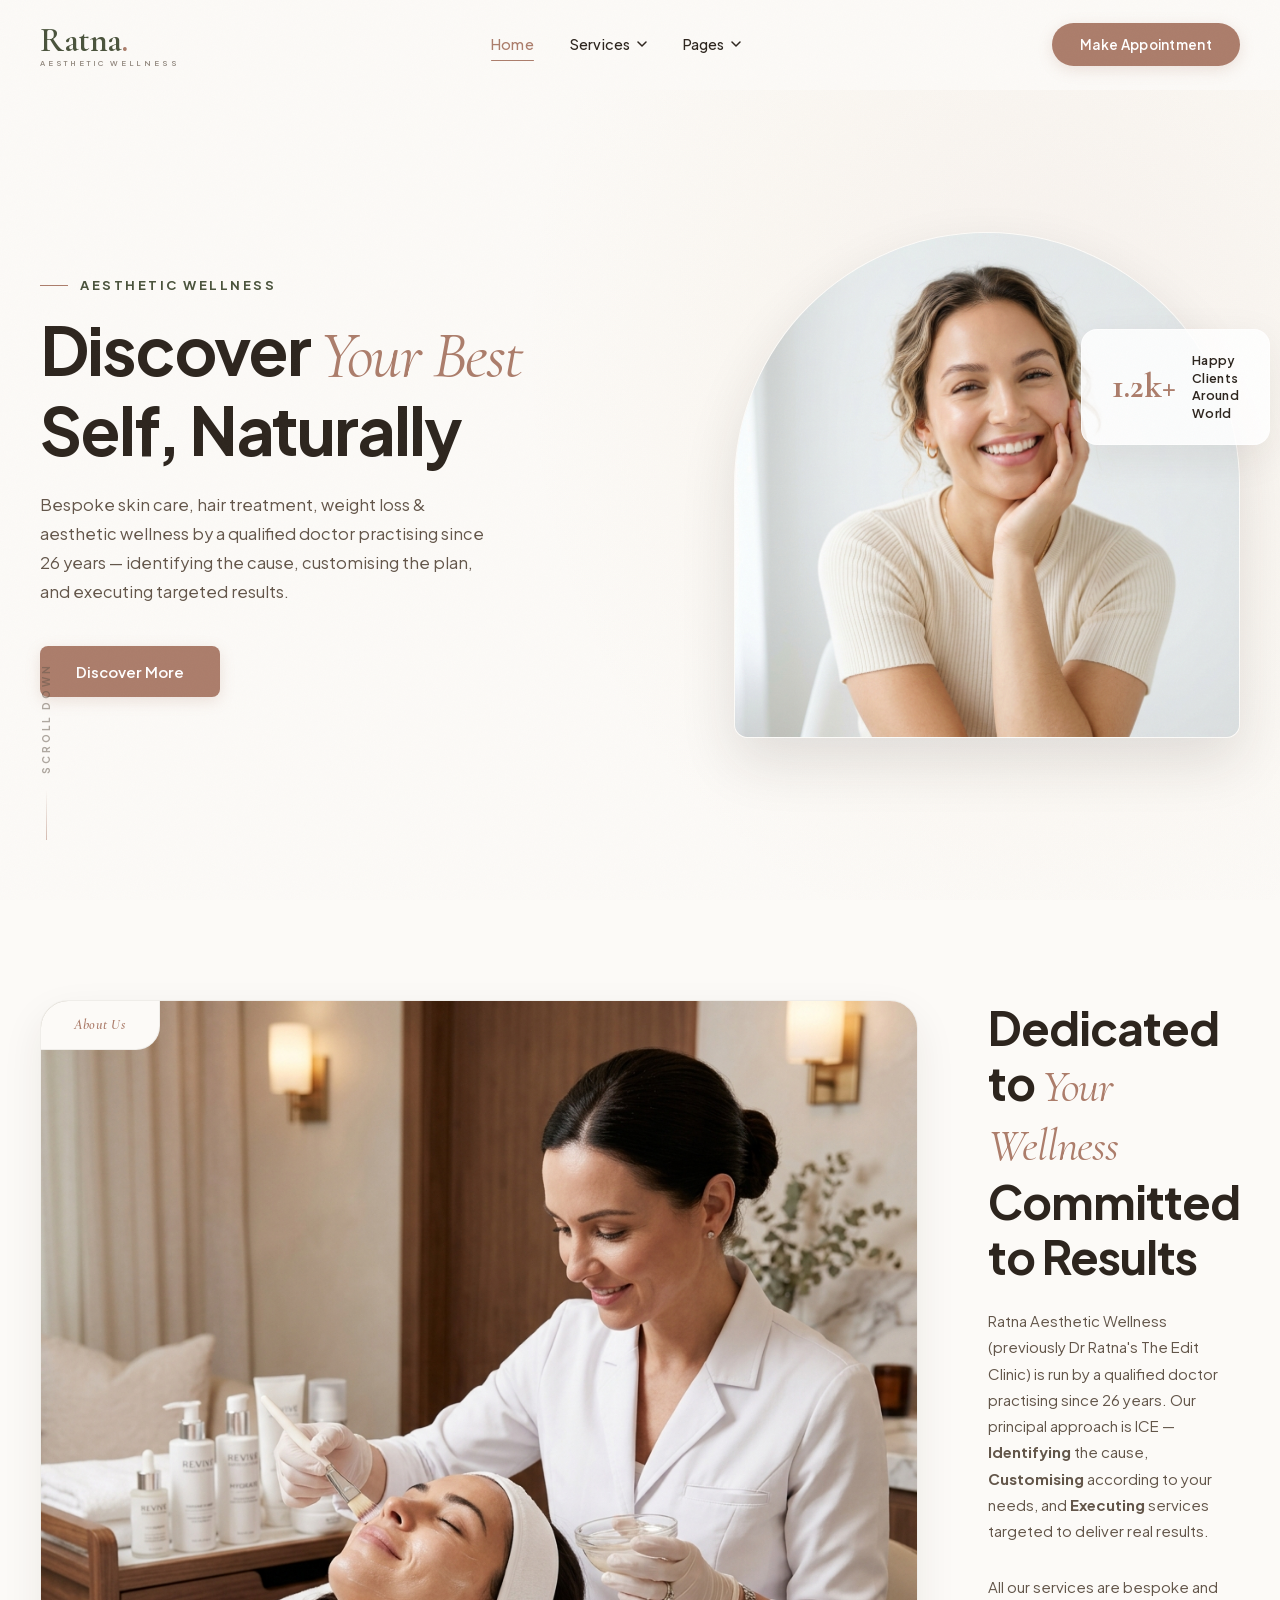
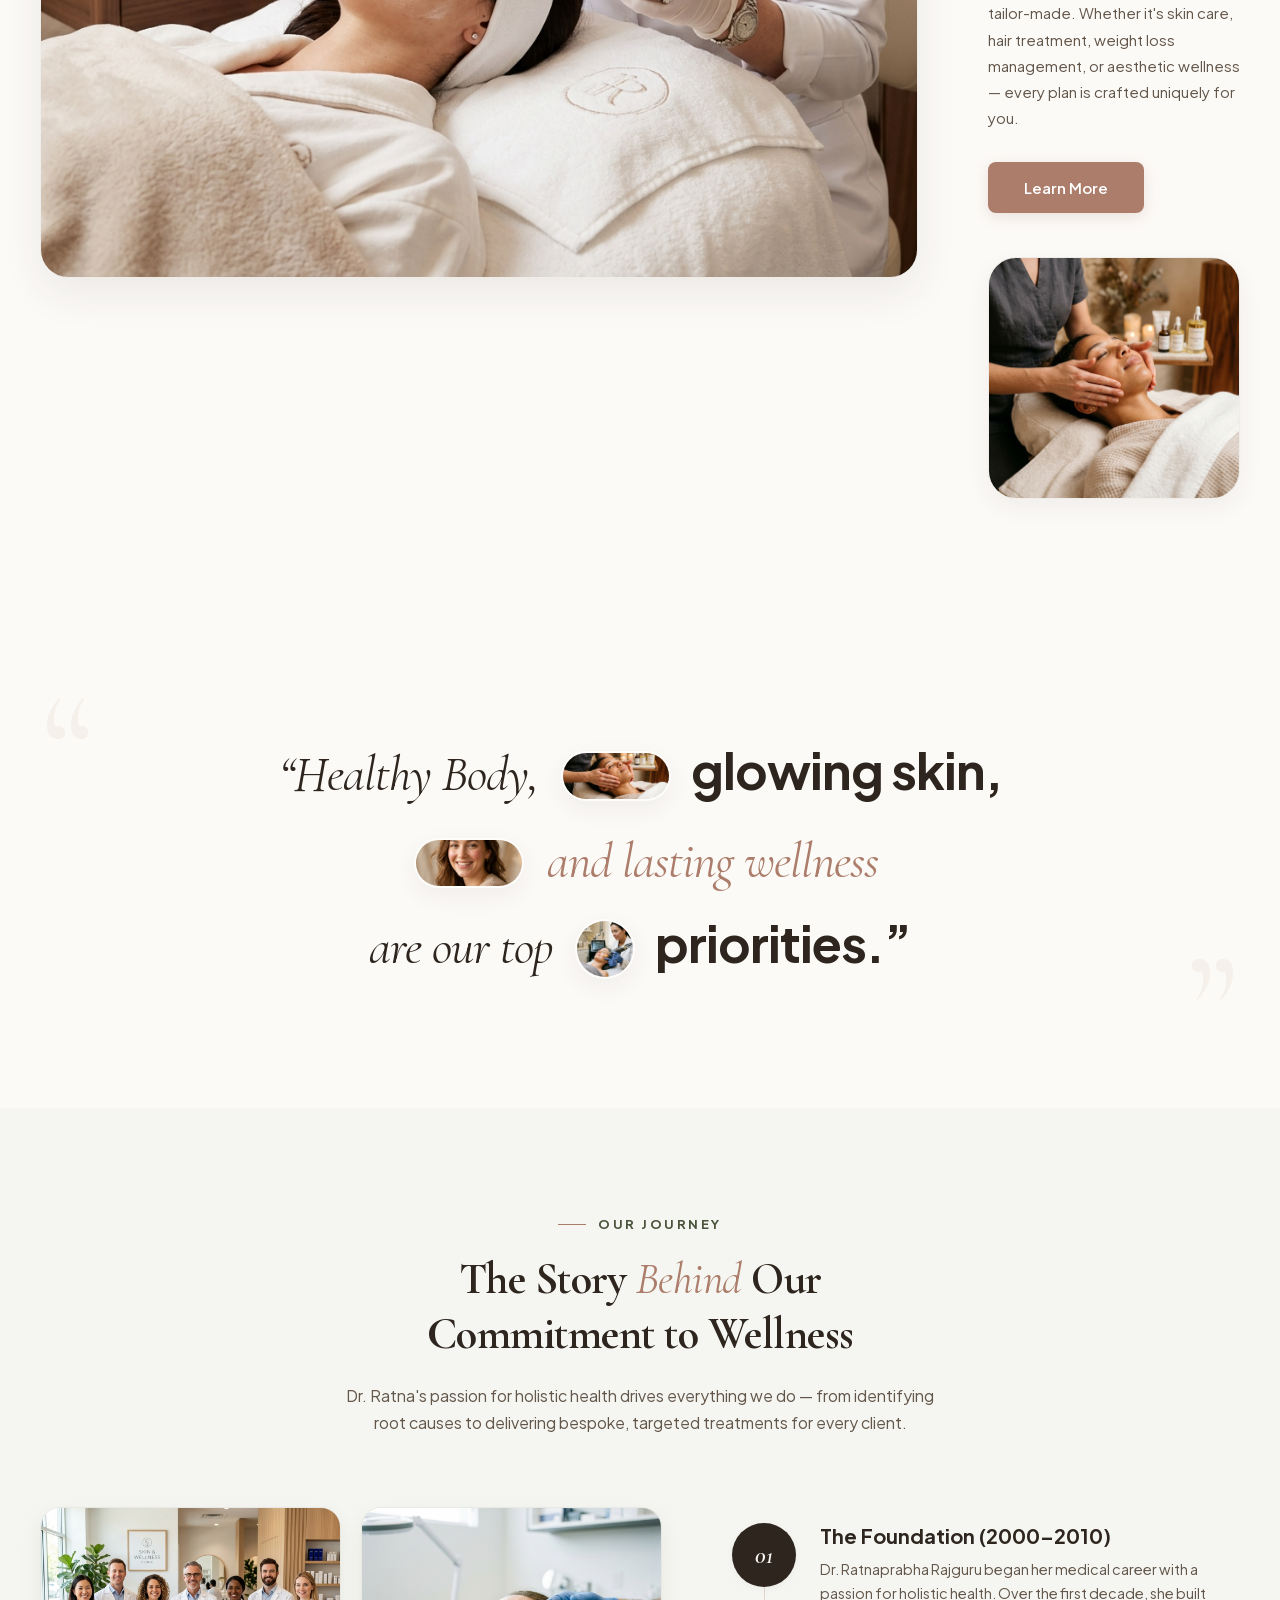
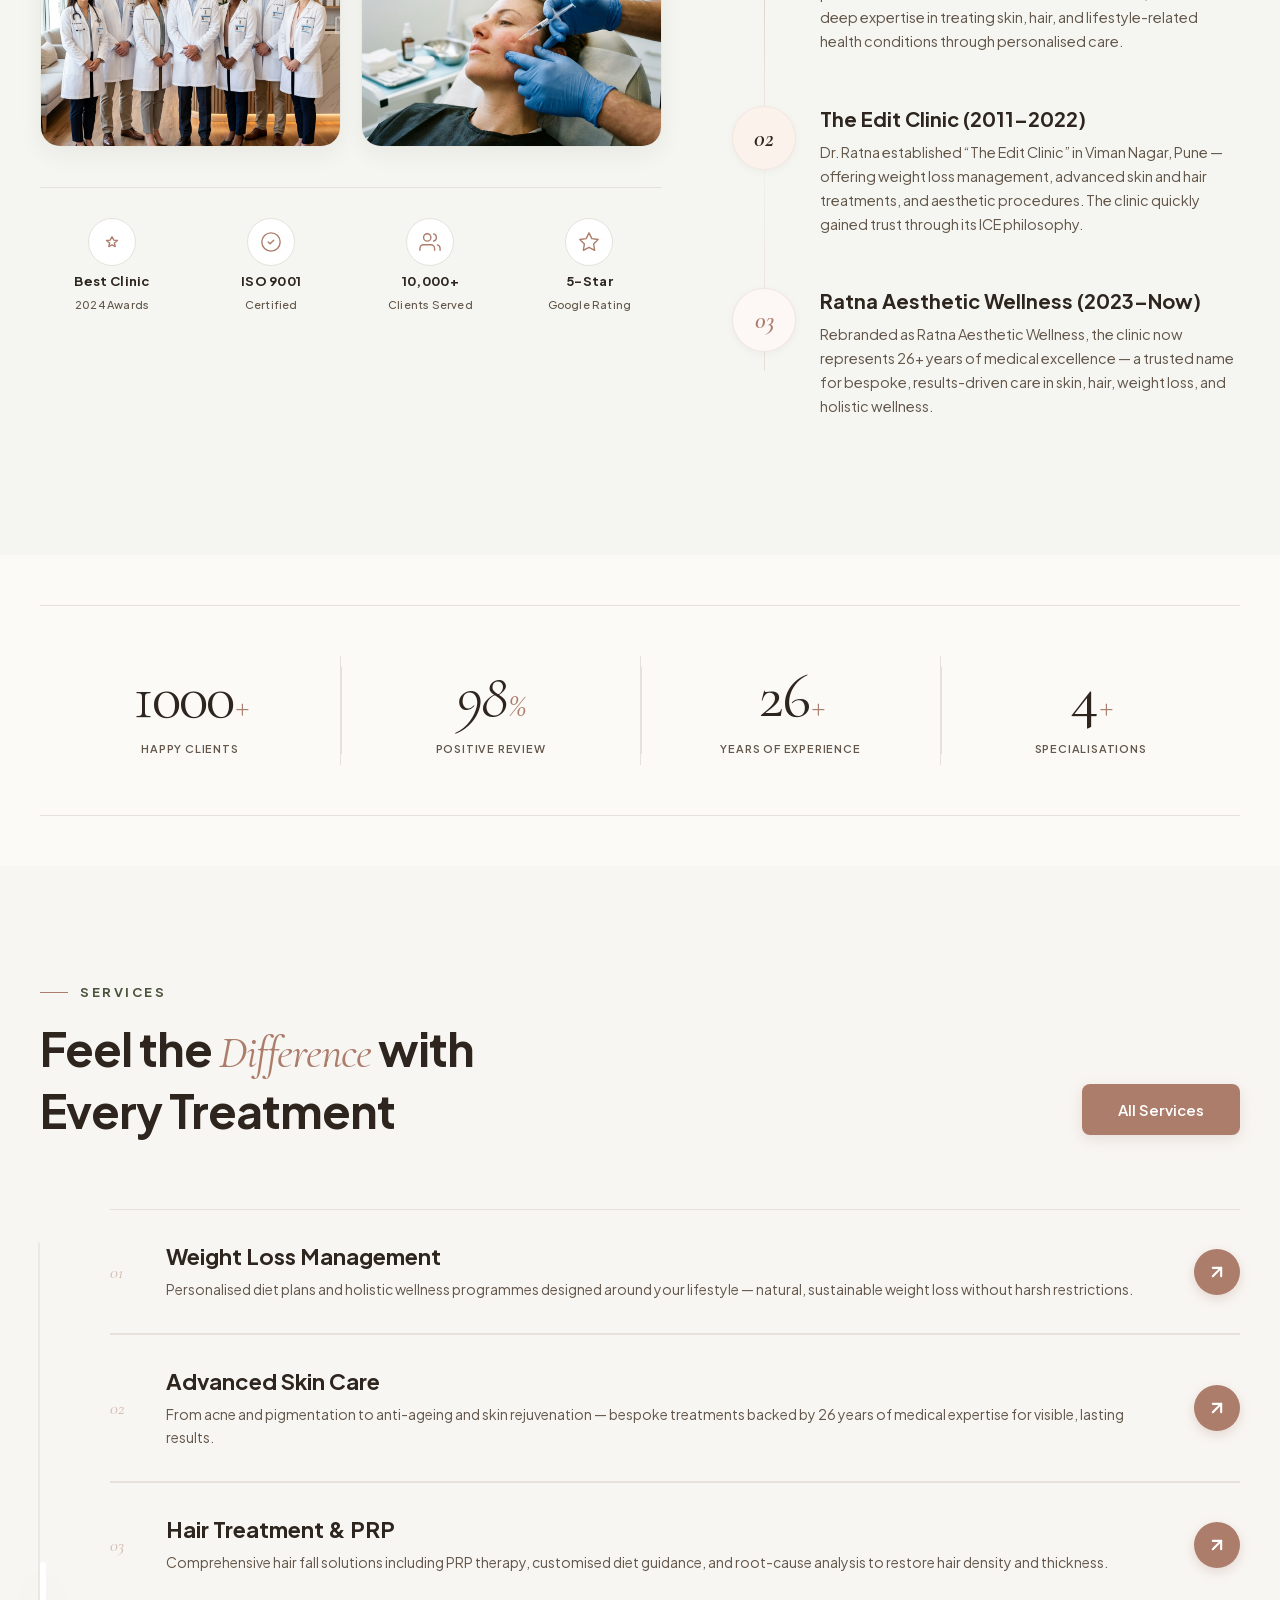
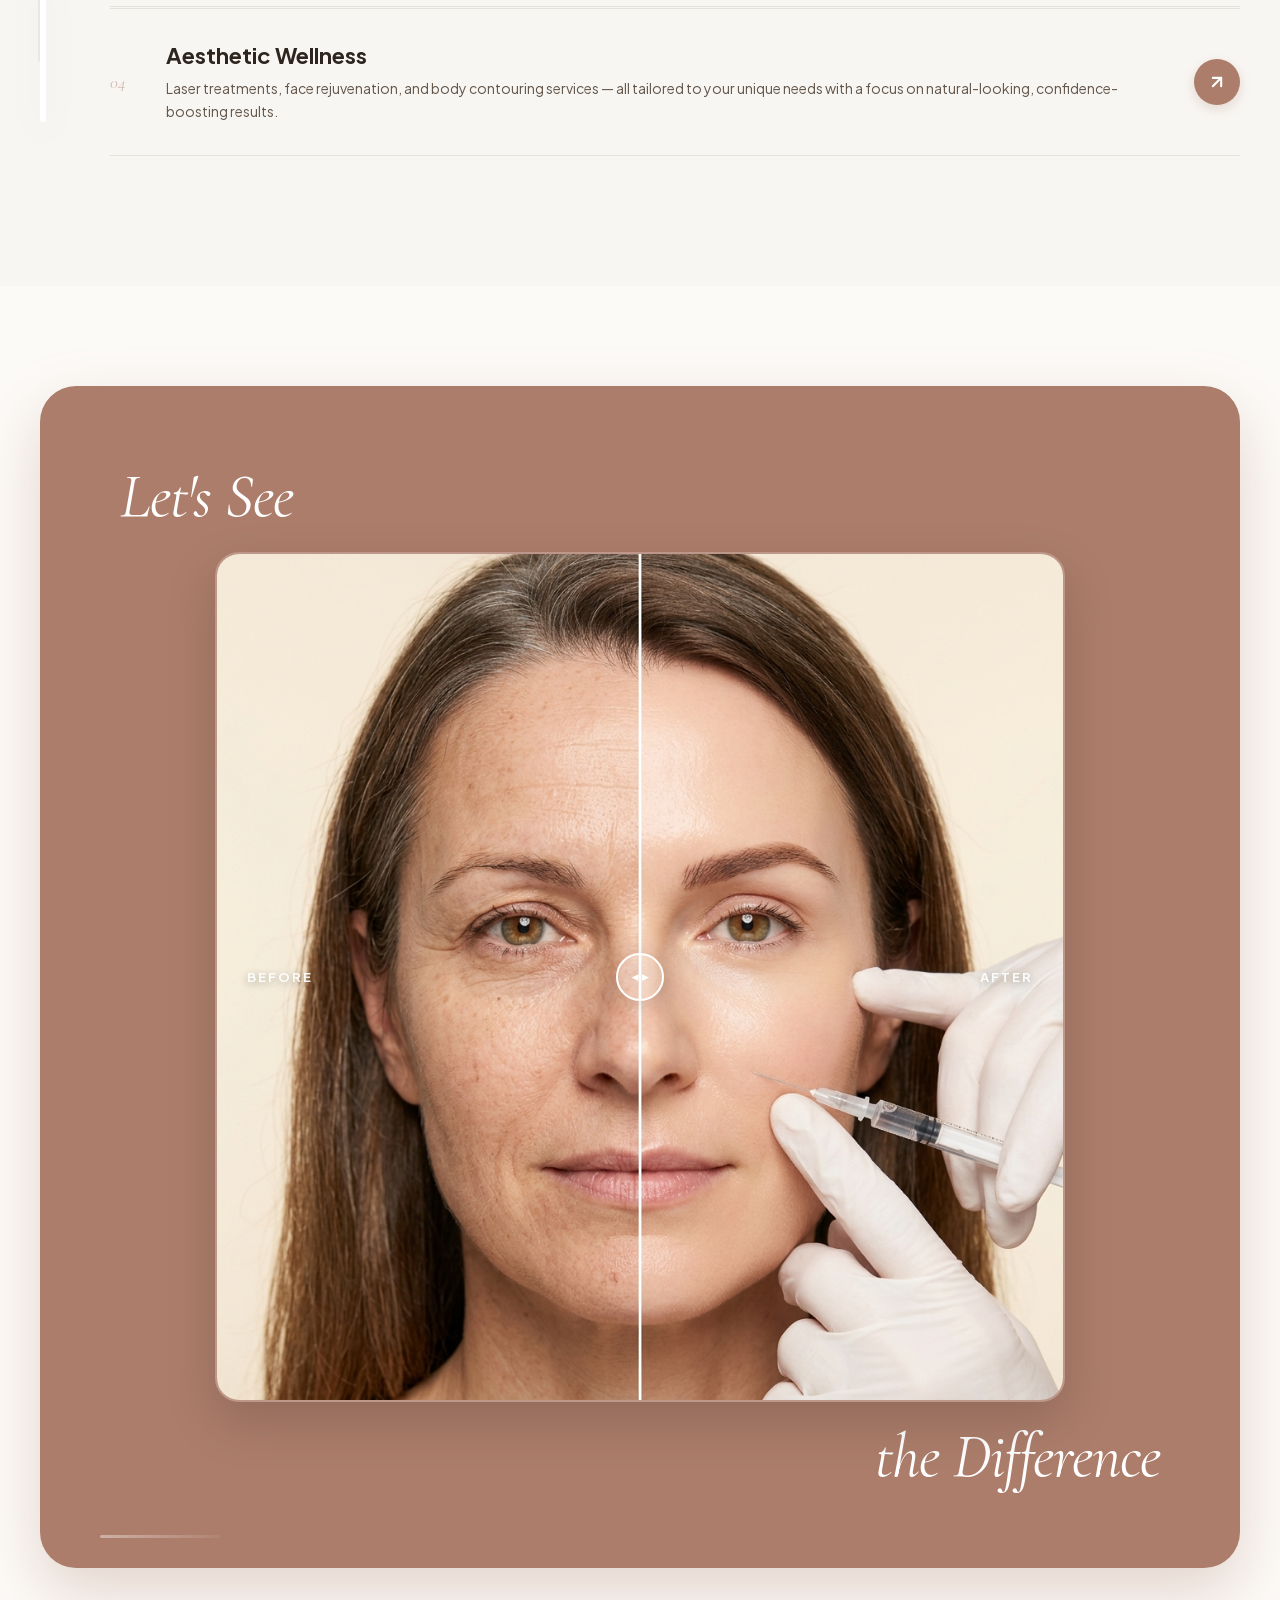
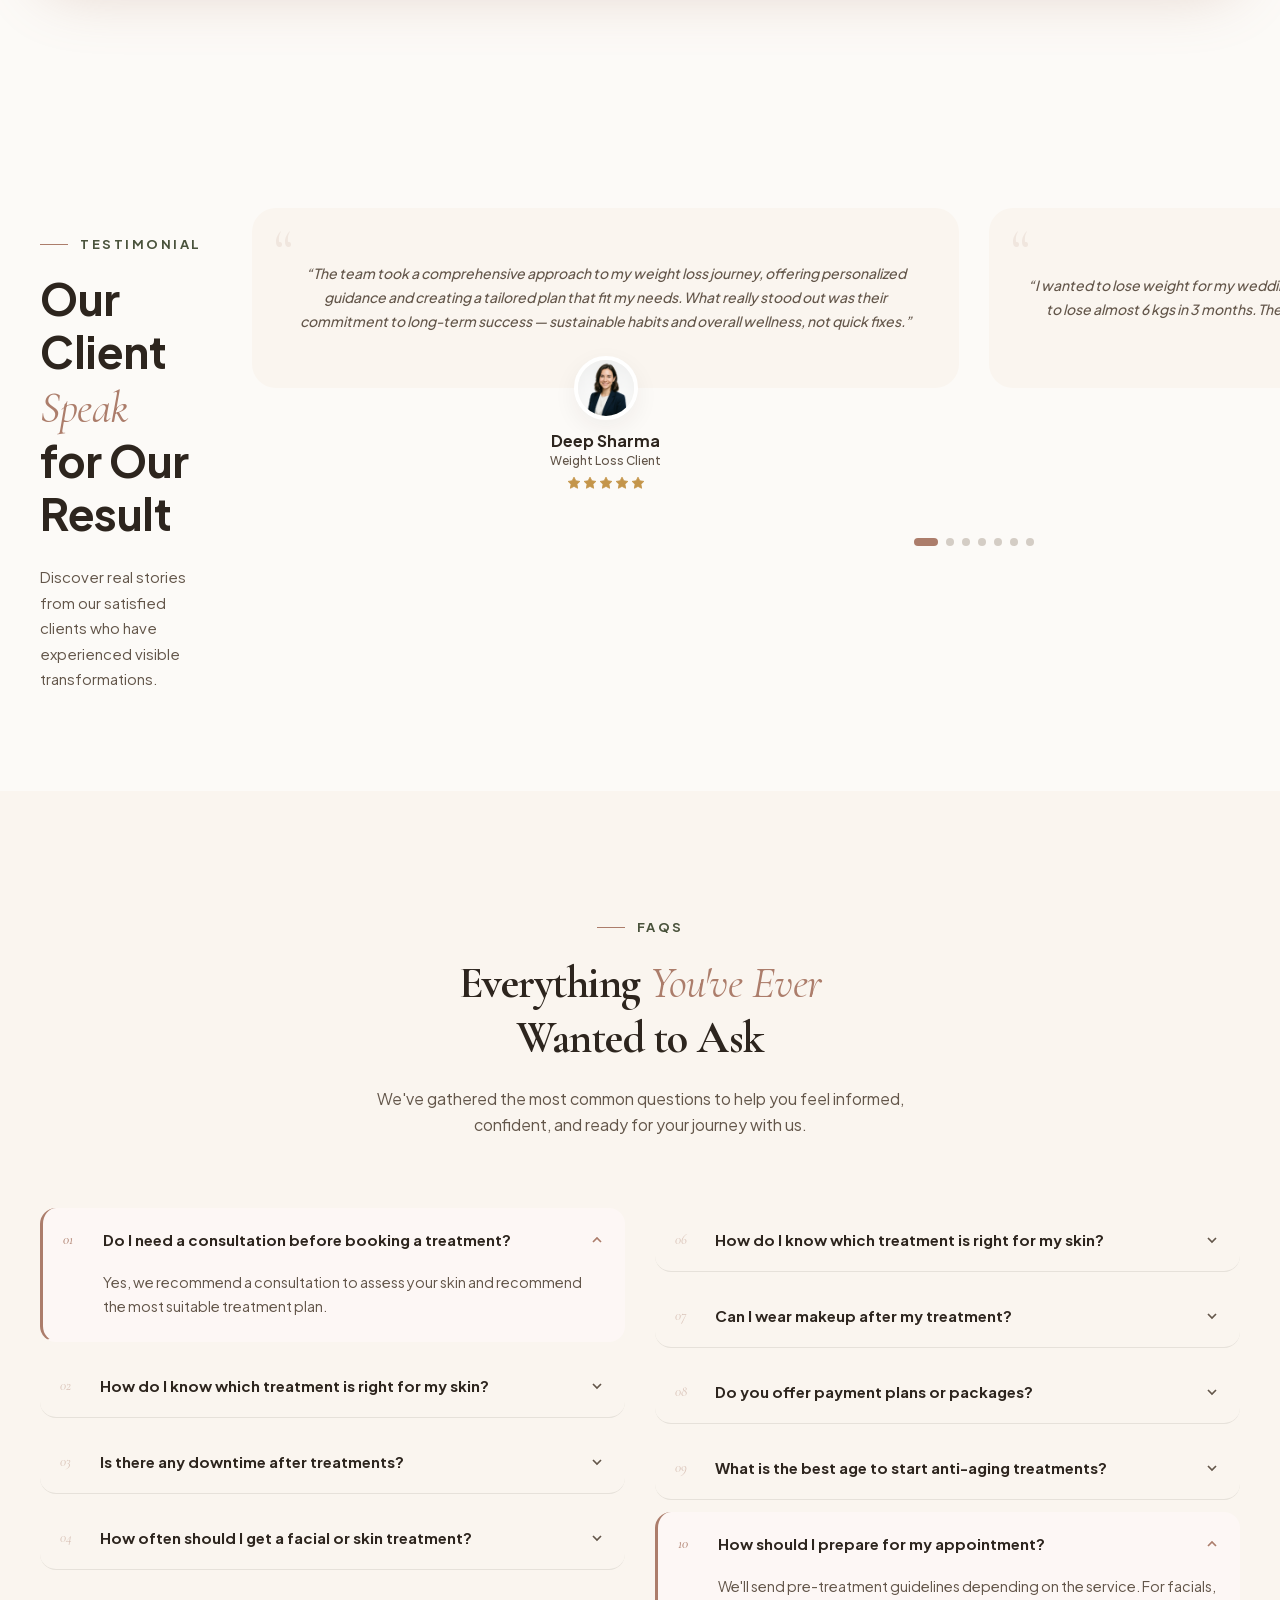
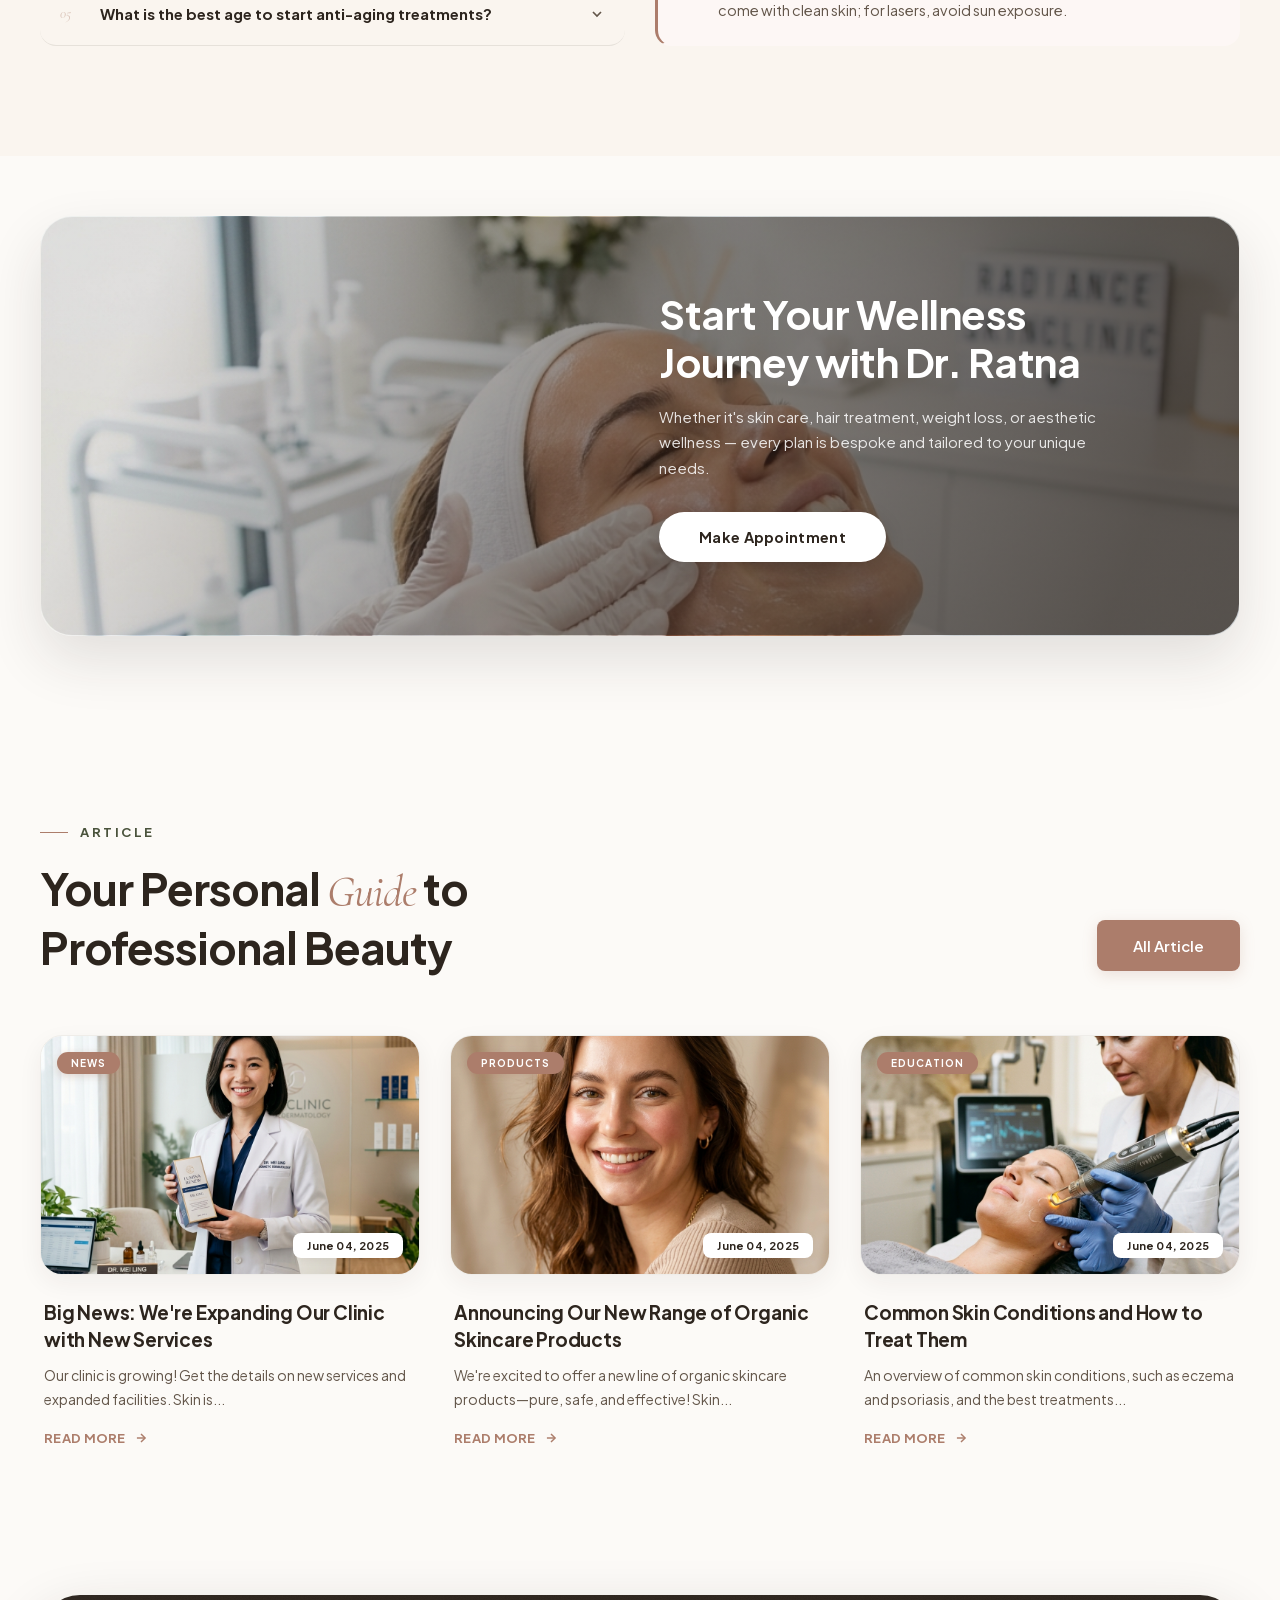
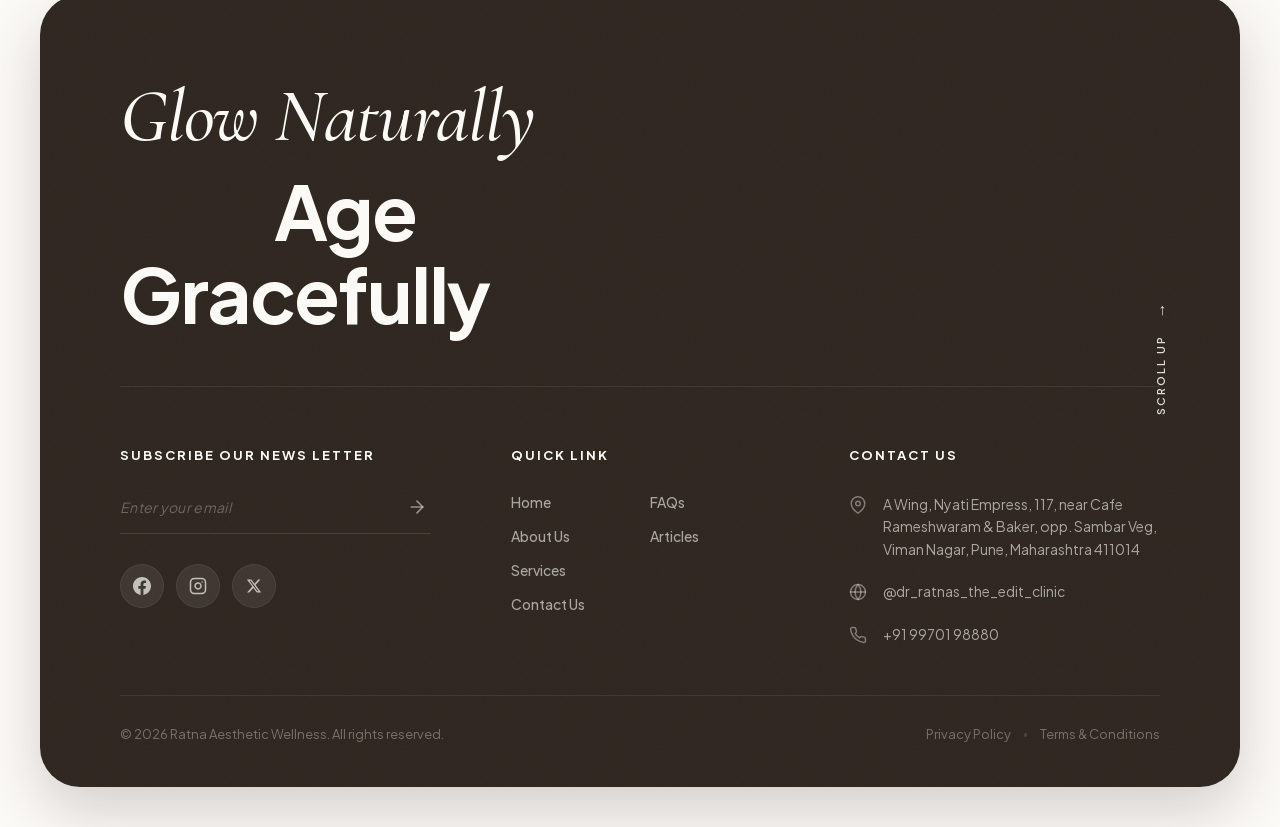
<file: index.html>
<!DOCTYPE html><html lang="en" class="cormorant_garamond_75966f80-module__rxnMVG__variable plus_jakarta_sans_7124b5a7-module__JjyZza__variable"><head><meta charSet="utf-8"/><meta name="viewport" content="width=device-width, initial-scale=1"/><link rel="preload" href="/_next/static/media/01e4147cff8141ee-s.p.3huc2loe0ie8a.woff2" as="font" crossorigin="" type="font/woff2"/><link rel="preload" href="/_next/static/media/8bd76523131fa0fc-s.p.1pvupmngxrt5z.woff2" as="font" crossorigin="" type="font/woff2"/><link rel="preload" href="/_next/static/media/fba5a26ea33df6a3-s.p.18rizl4rsrl42.woff2" as="font" crossorigin="" type="font/woff2"/><link rel="preload" as="image" href="/dermatologist_model.png"/><link rel="preload" as="image" href="/about_treatment_1.png"/><link rel="preload" as="image" href="/before_after_split.png"/><link rel="stylesheet" href="/_next/static/chunks/0wmzrep4k-0o1.css" data-precedence="next"/><link rel="stylesheet" href="/_next/static/chunks/0li97pr59jgjk.css" data-precedence="next"/><link rel="preload" as="script" fetchPriority="low" href="/_next/static/chunks/3ll07n217cgxf.js"/><script src="/_next/static/chunks/17c2xufnf7-1b.js" async=""></script><script src="/_next/static/chunks/3peubv2924kx4.js" async=""></script><script src="/_next/static/chunks/turbopack-2oginhnf0jy4e.js" async=""></script><script src="/_next/static/chunks/1d4h-sglyo8ft.js" async=""></script><script src="/_next/static/chunks/14mumt5_n0xhi.js" async=""></script><script src="/_next/static/chunks/08ck22h3g7n3l.js" async=""></script><meta name="next-size-adjust" content=""/><title>Ratna Aesthetic Wellness | Skin, Hair &amp; Weight Loss Clinic in Viman Nagar, Pune</title><meta name="description" content="Ratna Aesthetic Wellness (previously Dr Ratna&#x27;s The Edit Clinic) is run by a qualified doctor practising since 26 years. We specialise in skin care, hair treatments, weight loss management and aesthetic wellness with bespoke, tailor-made services."/><script src="/_next/static/chunks/0cz1d0mv5g_q7.js" noModule=""></script></head><body><div hidden=""><!--$--><!--/$--></div><nav class="navbar "><div class="navbar-container"><div class="navbar-logo"><span class="logo-title">Ratna<span class="logo-dot">.</span></span><span class="logo-sub">AESTHETIC WELLNESS</span></div><div class="navbar-menu-desktop"><a href="#home" class="menu-link active">Home</a><div class="menu-item-dropdown"><span class="menu-link dropdown-toggle">Services<svg class="dropdown-caret" viewBox="0 0 10 6" width="10" height="6" fill="none"><path d="M1 1L5 5L9 1" stroke="currentColor" stroke-width="1.5" stroke-linecap="round" stroke-linejoin="round"></path></svg></span><div class="dropdown-menu"><a href="#services">Skin Care</a><a href="#services">Hair Treatment</a><a href="#services">Weight Loss</a><a href="#services">Aesthetic Treatments</a></div></div><div class="menu-item-dropdown"><span class="menu-link dropdown-toggle">Pages<svg class="dropdown-caret" viewBox="0 0 10 6" width="10" height="6" fill="none"><path d="M1 1L5 5L9 1" stroke="currentColor" stroke-width="1.5" stroke-linecap="round" stroke-linejoin="round"></path></svg></span><div class="dropdown-menu"><a href="#about">About Us</a><a href="#testimonials">Testimonials</a><a href="#faq">FAQ</a></div></div></div><div class="navbar-right"><button class="mobile-menu-trigger " aria-label="Toggle Navigation Menu"><span class="burger-line"></span><span class="burger-line"></span><span class="burger-line"></span></button><a href="#appointment" class="navbar-cta-button">Make Appointment</a></div></div><div class="navbar-menu-mobile "><a href="#home" class="mobile-link active">Home</a><div class="mobile-accordion"><span class="mobile-link accordion-header">Services</span><div class="accordion-content"><a href="#services">Skin Care</a><a href="#services">Hair Treatment</a><a href="#services">Weight Loss</a><a href="#services">Aesthetic Treatments</a></div></div><div class="mobile-accordion"><span class="mobile-link accordion-header">Pages</span><div class="accordion-content"><a href="#about">About Us</a><a href="#testimonials">Testimonials</a><a href="#faq">FAQ</a></div></div><a href="#appointment" class="mobile-cta-button">Make Appointment</a></div></nav><main><section class="hero-section" id="home"><div class="hero-gradient-wash" aria-hidden="true"></div><div class="scroll-indicator"><span>Scroll Down</span><span class="scroll-line"></span></div><div class="hero-container"><div class="hero-content"><div class="scroll-reveal sr-up " style="transition-delay:100ms"><span class="section-label">Aesthetic Wellness</span></div><div class="scroll-reveal sr-up " style="transition-delay:200ms"><h1 class="hero-title">Discover <span class="title-serif-accent">Your Best</span> <br/>Self, Naturally</h1></div><div class="scroll-reveal sr-up " style="transition-delay:350ms"><p class="hero-description">Bespoke skin care, hair treatment, weight loss &amp; aesthetic wellness by a qualified doctor practising since 26 years — identifying the cause, customising the plan, and executing targeted results.</p></div><div class="scroll-reveal sr-up " style="transition-delay:500ms"><div class="hero-cta-wrapper"><a href="#about" class="btn-primary">Discover More</a></div></div></div><div class="hero-media"><div class="scroll-reveal sr-scale " style="transition-delay:300ms"><div class="hero-model-container"><img alt="Beautiful woman with radiant skin" width="500" height="550" decoding="async" data-nimg="1" class="hero-model-img" style="color:transparent" src="/dermatologist_model.png"/></div></div><div class="scroll-reveal sr-right " style="transition-delay:600ms"><div class="happy-client-block"><div class="client-number">1.2k+</div><div class="client-text">Happy Clients <br/>Around World</div></div></div></div></div></section><section class="about-section" id="about"><div class="about-container"><div class="scroll-reveal sr-left " style="transition-delay:0ms"><div class="about-left-col"><div class="about-vertical-img-wrapper"><span class="about-badge-tab">About Us</span><img alt="Dermatologist performing gentle facial skin treatment" width="450" height="580" decoding="async" data-nimg="1" class="about-vertical-img" style="color:transparent" src="/about_treatment_1.png"/></div></div></div><div class="about-right-col"><div class="about-text-content"><div class="scroll-reveal sr-up " style="transition-delay:150ms"><h2 class="about-title">Dedicated to <span class="title-serif-accent">Your Wellness</span> <br/>Committed to Results</h2></div><div class="scroll-reveal sr-up " style="transition-delay:250ms"><p class="about-paragraph">Ratna Aesthetic Wellness (previously Dr Ratna&#x27;s The Edit Clinic) is run by a qualified doctor practising since 26 years. Our principal approach is ICE —<strong>Identifying</strong> the cause, <strong>Customising</strong> according to your needs, and <strong>Executing</strong> services targeted to deliver real results.</p></div><div class="scroll-reveal sr-up " style="transition-delay:350ms"><p class="about-paragraph">All our services are bespoke and tailor-made. Whether it&#x27;s skin care, hair treatment, weight loss management, or aesthetic wellness — every plan is crafted uniquely for you.</p></div><div class="scroll-reveal sr-up " style="transition-delay:450ms"><div class="about-cta-wrapper"><a href="#services" class="btn-primary">Learn More</a></div></div></div><div class="scroll-reveal sr-right " style="transition-delay:300ms"><div class="about-horizontal-img-wrapper"><img alt="Close-up of therapeutic facial skin massage" loading="lazy" width="500" height="260" decoding="async" data-nimg="1" class="about-horizontal-img" style="color:transparent" src="/about_treatment_2.png"/></div></div></div></div></section><section class="quote-section"><div class="quote-container"><div class="scroll-reveal sr-scale " style="transition-delay:0ms"><div class="quote-wrapper"><span class="decorative-quote-mark" aria-hidden="true">“</span><h2 class="quote-text"><span class="quote-italic">“Healthy Body, </span><span class="quote-img-inline inline-pill-1"><img alt="Treatment details" loading="lazy" width="90" height="45" decoding="async" data-nimg="1" class="inline-img" style="color:transparent" src="/about_treatment_2.png"/></span><span class="quote-bold"> glowing skin,</span><br/><span class="quote-img-inline inline-pill-2"><img alt="Glowing skin" loading="lazy" width="90" height="45" decoding="async" data-nimg="1" class="inline-img" style="color:transparent" src="/glowing_face_quote.png"/></span><span class="quote-color"> and lasting wellness</span><br/><span class="quote-italic">are our top </span><span class="quote-img-inline inline-circle"><img alt="Dermatology probe" loading="lazy" width="60" height="60" decoding="async" data-nimg="1" class="inline-img" style="color:transparent" src="/skincare_device_quote.png"/></span><span class="quote-bold"> priorities.”</span></h2><span class="decorative-quote-mark close-quote" aria-hidden="true">”</span></div></div></div></section><section class="journey-section" id="journey"><div class="journey-container"><div class="journey-header"><div class="scroll-reveal sr-up " style="transition-delay:0ms"><span class="section-label">Our Journey</span></div><div class="scroll-reveal sr-up " style="transition-delay:100ms"><h2 class="journey-title">The Story <span class="title-serif-accent">Behind</span> Our <br/>Commitment to Wellness</h2></div><div class="scroll-reveal sr-up " style="transition-delay:200ms"><p class="journey-intro">Dr. Ratna&#x27;s passion for holistic health drives everything we do — from identifying root causes to delivering bespoke, targeted treatments for every client.</p></div></div><div class="journey-content-grid"><div class="journey-left-col"><div class="scroll-reveal sr-left " style="transition-delay:100ms"><div class="journey-images-row"><div class="journey-img-wrapper"><img alt="Dermatology clinic team of doctors" loading="lazy" width="280" height="240" decoding="async" data-nimg="1" class="journey-img" style="color:transparent" src="/journey_team.png"/></div><div class="journey-img-wrapper"><img alt="Doctor performing facial injection cosmetic treatment" loading="lazy" width="280" height="240" decoding="async" data-nimg="1" class="journey-img" style="color:transparent" src="/journey_treatment.png"/></div></div></div><div class="scroll-reveal sr-up " style="transition-delay:300ms"><div class="journey-awards-row"><div class="award-badge"><div class="award-icon-ring"><svg viewBox="0 0 24 24" width="22" height="22" fill="none" stroke="currentColor" stroke-width="1.5" stroke-linecap="round" stroke-linejoin="round"><path d="M12 15l-3.5 2 .9-3.9L6 10.3l4-.3L12 6.3l2 3.7 4 .3-3.4 2.8.9 3.9z"></path></svg></div><div class="award-title">Best Clinic</div><div class="award-subtitle">2024 Awards</div></div><div class="award-badge"><div class="award-icon-ring"><svg viewBox="0 0 24 24" width="22" height="22" fill="none" stroke="currentColor" stroke-width="1.5" stroke-linecap="round" stroke-linejoin="round"><circle cx="12" cy="12" r="10"></circle><path d="M9 12l2 2 4-4"></path></svg></div><div class="award-title">ISO 9001</div><div class="award-subtitle">Certified</div></div><div class="award-badge"><div class="award-icon-ring"><svg viewBox="0 0 24 24" width="22" height="22" fill="none" stroke="currentColor" stroke-width="1.5" stroke-linecap="round" stroke-linejoin="round"><path d="M17 21v-2a4 4 0 0 0-4-4H5a4 4 0 0 0-4 4v2"></path><circle cx="9" cy="7" r="4"></circle><path d="M23 21v-2a4 4 0 0 0-3-3.87"></path><path d="M16 3.13a4 4 0 0 1 0 7.75"></path></svg></div><div class="award-title">10,000+</div><div class="award-subtitle">Clients Served</div></div><div class="award-badge"><div class="award-icon-ring"><svg viewBox="0 0 24 24" width="22" height="22" fill="none" stroke="currentColor" stroke-width="1.5" stroke-linecap="round" stroke-linejoin="round"><polygon points="12 2 15.09 8.26 22 9.27 17 14.14 18.18 21.02 12 17.77 5.82 21.02 7 14.14 2 9.27 8.91 8.26 12 2"></polygon></svg></div><div class="award-title">5-Star</div><div class="award-subtitle">Google Rating</div></div></div></div></div><div class="journey-right-col"><div class="timeline-wrapper"><div class="scroll-reveal sr-up " style="transition-delay:150ms"><div class="timeline-item"><div class="timeline-number-circle num-dark"><span>01</span></div><div class="timeline-info"><h3 class="timeline-item-title">The Foundation (2000–2010)</h3><p class="timeline-item-desc">Dr. Ratnaprabha Rajguru began her medical career with a passion for holistic health. Over the first decade, she built deep expertise in treating skin, hair, and lifestyle-related health conditions through personalised care.</p></div></div></div><div class="scroll-reveal sr-up " style="transition-delay:300ms"><div class="timeline-item"><div class="timeline-number-circle num-cream"><span>02</span></div><div class="timeline-info"><h3 class="timeline-item-title">The Edit Clinic (2011–2022)</h3><p class="timeline-item-desc">Dr. Ratna established “The Edit Clinic” in Viman Nagar, Pune — offering weight loss management, advanced skin and hair treatments, and aesthetic procedures. The clinic quickly gained trust through its ICE philosophy.</p></div></div></div><div class="scroll-reveal sr-up " style="transition-delay:450ms"><div class="timeline-item"><div class="timeline-number-circle num-light-rose"><span>03</span></div><div class="timeline-info"><h3 class="timeline-item-title">Ratna Aesthetic Wellness (2023–Now)</h3><p class="timeline-item-desc">Rebranded as Ratna Aesthetic Wellness, the clinic now represents 26+ years of medical excellence — a trusted name for bespoke, results-driven care in skin, hair, weight loss, and holistic wellness.</p></div></div></div></div></div></div></div></section><section class="stats-section"><div class="stats-container"><div class="stats-grid"><div class="scroll-reveal sr-scale " style="transition-delay:0ms"><div class="stats-col"><span class="stats-number">1000<span class="stats-plus">+</span></span><span class="stats-label">Happy Clients</span></div></div><div class="scroll-reveal sr-scale " style="transition-delay:150ms"><div class="stats-col"><span class="stats-number num-italic">98<span class="stats-percent">%</span></span><span class="stats-label">Positive Review</span></div></div><div class="scroll-reveal sr-scale " style="transition-delay:300ms"><div class="stats-col"><span class="stats-number">26<span class="stats-plus">+</span></span><span class="stats-label">Years of Experience</span></div></div><div class="scroll-reveal sr-scale " style="transition-delay:450ms"><div class="stats-col"><span class="stats-number">4<span class="stats-plus">+</span></span><span class="stats-label">Specialisations</span></div></div></div></div></section><section class="services-section" id="services"><div class="services-container"><div class="services-header-row"><div class="header-left"><div class="scroll-reveal sr-up " style="transition-delay:0ms"><span class="section-label">Services</span></div><div class="scroll-reveal sr-up " style="transition-delay:100ms"><h2 class="services-title">Feel the <span class="title-serif-accent">Difference</span> with <br/>Every Treatment</h2></div></div><div class="scroll-reveal sr-right " style="transition-delay:200ms"><div class="header-right"><a href="#appointment" class="btn-primary">All Services</a></div></div></div><div class="services-content-layout"><div class="scroll-reveal sr-left " style="transition-delay:100ms"><div class="services-media-col"><div class="services-images-wrapper"><div class="img-large-wrapper"><img alt="Dermatologist performing facial cosmetic injection" loading="lazy" width="400" height="420" decoding="async" data-nimg="1" class="services-img-large" style="color:transparent" src="/services_featured_1.png"/></div><div class="img-small-wrapper"><img alt="Clinical aesthetic light therapy preparation" loading="lazy" width="200" height="150" decoding="async" data-nimg="1" class="services-img-small" style="color:transparent" src="/services_featured_2.png"/></div></div></div></div><div class="services-list-col"><div class="scroll-reveal sr-up " style="transition-delay:200ms"><div class="service-row-item"><span class="service-row-num">01</span><div class="service-row-text"><h3 class="service-row-title">Weight Loss Management</h3><p class="service-row-desc">Personalised diet plans and holistic wellness programmes designed around your lifestyle — natural, sustainable weight loss without harsh restrictions.</p></div><div class="service-row-action"><a href="#appointment" class="service-action-arrow" aria-label="Book Weight Loss Management"><svg viewBox="0 0 24 24" width="20" height="20" fill="none" stroke="currentColor" stroke-width="2.5" stroke-linecap="round" stroke-linejoin="round"><line x1="7" y1="17" x2="17" y2="7"></line><polyline points="7 7 17 7 17 17"></polyline></svg></a></div></div></div><div class="scroll-reveal sr-up " style="transition-delay:350ms"><div class="service-row-item"><span class="service-row-num">02</span><div class="service-row-text"><h3 class="service-row-title">Advanced Skin Care</h3><p class="service-row-desc">From acne and pigmentation to anti-ageing and skin rejuvenation — bespoke treatments backed by 26 years of medical expertise for visible, lasting results.</p></div><div class="service-row-action"><a href="#appointment" class="service-action-arrow" aria-label="Book Advanced Skin Care"><svg viewBox="0 0 24 24" width="20" height="20" fill="none" stroke="currentColor" stroke-width="2.5" stroke-linecap="round" stroke-linejoin="round"><line x1="7" y1="17" x2="17" y2="7"></line><polyline points="7 7 17 7 17 17"></polyline></svg></a></div></div></div><div class="scroll-reveal sr-up " style="transition-delay:500ms"><div class="service-row-item"><span class="service-row-num">03</span><div class="service-row-text"><h3 class="service-row-title">Hair Treatment &amp; PRP</h3><p class="service-row-desc">Comprehensive hair fall solutions including PRP therapy, customised diet guidance, and root-cause analysis to restore hair density and thickness.</p></div><div class="service-row-action"><a href="#appointment" class="service-action-arrow" aria-label="Book Hair Treatment &amp; PRP"><svg viewBox="0 0 24 24" width="20" height="20" fill="none" stroke="currentColor" stroke-width="2.5" stroke-linecap="round" stroke-linejoin="round"><line x1="7" y1="17" x2="17" y2="7"></line><polyline points="7 7 17 7 17 17"></polyline></svg></a></div></div></div><div class="scroll-reveal sr-up " style="transition-delay:650ms"><div class="service-row-item"><span class="service-row-num">04</span><div class="service-row-text"><h3 class="service-row-title">Aesthetic Wellness</h3><p class="service-row-desc">Laser treatments, face rejuvenation, and body contouring services — all tailored to your unique needs with a focus on natural-looking, confidence-boosting results.</p></div><div class="service-row-action"><a href="#appointment" class="service-action-arrow" aria-label="Book Aesthetic Wellness"><svg viewBox="0 0 24 24" width="20" height="20" fill="none" stroke="currentColor" stroke-width="2.5" stroke-linecap="round" stroke-linejoin="round"><line x1="7" y1="17" x2="17" y2="7"></line><polyline points="7 7 17 7 17 17"></polyline></svg></a></div></div></div></div></div></div></section><section class="beforeafter-section"><div class="beforeafter-container"><div class="scroll-reveal sr-scale " style="transition-delay:0ms"><div class="comparison-board"><h2 class="comparison-heading-left">Let&#x27;s See</h2><div class="split-frame-wrapper"><img alt="Dermatology before and after skin treatment comparison" width="750" height="450" decoding="async" data-nimg="1" class="split-img" style="color:transparent" src="/before_after_split.png"/><span class="label-before">Before</span><span class="label-after">After</span><div class="split-divider-line"><div class="split-handle-circle"><span class="handle-arrow">◂</span><span class="handle-arrow">▸</span></div></div></div><h2 class="comparison-heading-right">the Difference</h2><div class="brushstroke-accent" aria-hidden="true"></div></div></div></div></section><section class="testimonials-section" id="testimonials"><div class="testimonials-container"><div class="testimonials-layout-grid"><div class="testimonials-header-col"><div class="scroll-reveal sr-up " style="transition-delay:0ms"><span class="section-label">Testimonial</span></div><div class="scroll-reveal sr-up " style="transition-delay:100ms"><h2 class="testimonials-title">Our Client <span class="title-serif-accent">Speak</span> <br/>for Our Result</h2></div><div class="scroll-reveal sr-up " style="transition-delay:200ms"><p class="testimonials-intro">Discover real stories from our satisfied clients who have experienced visible transformations.</p></div></div><div class="scroll-reveal sr-right " style="transition-delay:200ms"><div class="testimonials-cards-col"><div class="review-cards-wrapper"><div class="review-card-item"><div class="review-quote-bubble"><span class="quote-decoration" aria-hidden="true">“</span><p>“<!-- -->The team took a comprehensive approach to my weight loss journey, offering personalized guidance and creating a tailored plan that fit my needs. What really stood out was their commitment to long-term success — sustainable habits and overall wellness, not quick fixes.<!-- -->”</p></div><div class="review-author-meta"><div class="author-avatar-wrapper"><img alt="Deep Sharma" loading="lazy" width="64" height="64" decoding="async" data-nimg="1" class="author-avatar" style="color:transparent" src="/profile_amanda.png"/></div><h3 class="author-name">Deep Sharma</h3><span class="author-role">Weight Loss Client</span><div class="review-stars"><svg viewBox="0 0 24 24" width="14" height="14" fill="currentColor" stroke="currentColor" stroke-width="1.5"><polygon points="12 2 15.09 8.26 22 9.27 17 14.14 18.18 21.02 12 17.77 5.82 21.02 7 14.14 2 9.27 8.91 8.26 12 2"></polygon></svg><svg viewBox="0 0 24 24" width="14" height="14" fill="currentColor" stroke="currentColor" stroke-width="1.5"><polygon points="12 2 15.09 8.26 22 9.27 17 14.14 18.18 21.02 12 17.77 5.82 21.02 7 14.14 2 9.27 8.91 8.26 12 2"></polygon></svg><svg viewBox="0 0 24 24" width="14" height="14" fill="currentColor" stroke="currentColor" stroke-width="1.5"><polygon points="12 2 15.09 8.26 22 9.27 17 14.14 18.18 21.02 12 17.77 5.82 21.02 7 14.14 2 9.27 8.91 8.26 12 2"></polygon></svg><svg viewBox="0 0 24 24" width="14" height="14" fill="currentColor" stroke="currentColor" stroke-width="1.5"><polygon points="12 2 15.09 8.26 22 9.27 17 14.14 18.18 21.02 12 17.77 5.82 21.02 7 14.14 2 9.27 8.91 8.26 12 2"></polygon></svg><svg viewBox="0 0 24 24" width="14" height="14" fill="currentColor" stroke="currentColor" stroke-width="1.5"><polygon points="12 2 15.09 8.26 22 9.27 17 14.14 18.18 21.02 12 17.77 5.82 21.02 7 14.14 2 9.27 8.91 8.26 12 2"></polygon></svg></div></div></div><div class="review-card-item"><div class="review-quote-bubble"><span class="quote-decoration" aria-hidden="true">“</span><p>“<!-- -->I wanted to lose weight for my wedding and had just 3 months. Dr Ratna made it possible for me to lose almost 6 kgs in 3 months. The diet is not at all difficult to follow. It&#x27;s a yes yes for her!<!-- -->”</p></div><div class="review-author-meta"><div class="author-avatar-wrapper"><img alt="Dipti Sonawane" loading="lazy" width="64" height="64" decoding="async" data-nimg="1" class="author-avatar" style="color:transparent" src="/profile_sarah.png"/></div><h3 class="author-name">Dipti Sonawane</h3><span class="author-role">Weight Loss Client</span><div class="review-stars"><svg viewBox="0 0 24 24" width="14" height="14" fill="currentColor" stroke="currentColor" stroke-width="1.5"><polygon points="12 2 15.09 8.26 22 9.27 17 14.14 18.18 21.02 12 17.77 5.82 21.02 7 14.14 2 9.27 8.91 8.26 12 2"></polygon></svg><svg viewBox="0 0 24 24" width="14" height="14" fill="currentColor" stroke="currentColor" stroke-width="1.5"><polygon points="12 2 15.09 8.26 22 9.27 17 14.14 18.18 21.02 12 17.77 5.82 21.02 7 14.14 2 9.27 8.91 8.26 12 2"></polygon></svg><svg viewBox="0 0 24 24" width="14" height="14" fill="currentColor" stroke="currentColor" stroke-width="1.5"><polygon points="12 2 15.09 8.26 22 9.27 17 14.14 18.18 21.02 12 17.77 5.82 21.02 7 14.14 2 9.27 8.91 8.26 12 2"></polygon></svg><svg viewBox="0 0 24 24" width="14" height="14" fill="currentColor" stroke="currentColor" stroke-width="1.5"><polygon points="12 2 15.09 8.26 22 9.27 17 14.14 18.18 21.02 12 17.77 5.82 21.02 7 14.14 2 9.27 8.91 8.26 12 2"></polygon></svg><svg viewBox="0 0 24 24" width="14" height="14" fill="currentColor" stroke="currentColor" stroke-width="1.5"><polygon points="12 2 15.09 8.26 22 9.27 17 14.14 18.18 21.02 12 17.77 5.82 21.02 7 14.14 2 9.27 8.91 8.26 12 2"></polygon></svg></div></div></div><div class="review-card-item"><div class="review-quote-bubble"><span class="quote-decoration" aria-hidden="true">“</span><p>“<!-- -->I visited Dr Ratnaprabha&#x27;s clinic for my cholesterol and fatty liver issue. Her knowledge about Ayurveda and diet worked out pretty well. The small changes she suggested made a big impact. Transparent communication, right expectations, professionalism — highly recommended!<!-- -->”</p></div><div class="review-author-meta"><div class="author-avatar-wrapper"><img alt="Saket Mishra" loading="lazy" width="64" height="64" decoding="async" data-nimg="1" class="author-avatar" style="color:transparent" src="/profile_amanda.png"/></div><h3 class="author-name">Saket Mishra</h3><span class="author-role">Health &amp; Wellness Client</span><div class="review-stars"><svg viewBox="0 0 24 24" width="14" height="14" fill="currentColor" stroke="currentColor" stroke-width="1.5"><polygon points="12 2 15.09 8.26 22 9.27 17 14.14 18.18 21.02 12 17.77 5.82 21.02 7 14.14 2 9.27 8.91 8.26 12 2"></polygon></svg><svg viewBox="0 0 24 24" width="14" height="14" fill="currentColor" stroke="currentColor" stroke-width="1.5"><polygon points="12 2 15.09 8.26 22 9.27 17 14.14 18.18 21.02 12 17.77 5.82 21.02 7 14.14 2 9.27 8.91 8.26 12 2"></polygon></svg><svg viewBox="0 0 24 24" width="14" height="14" fill="currentColor" stroke="currentColor" stroke-width="1.5"><polygon points="12 2 15.09 8.26 22 9.27 17 14.14 18.18 21.02 12 17.77 5.82 21.02 7 14.14 2 9.27 8.91 8.26 12 2"></polygon></svg><svg viewBox="0 0 24 24" width="14" height="14" fill="currentColor" stroke="currentColor" stroke-width="1.5"><polygon points="12 2 15.09 8.26 22 9.27 17 14.14 18.18 21.02 12 17.77 5.82 21.02 7 14.14 2 9.27 8.91 8.26 12 2"></polygon></svg><svg viewBox="0 0 24 24" width="14" height="14" fill="currentColor" stroke="currentColor" stroke-width="1.5"><polygon points="12 2 15.09 8.26 22 9.27 17 14.14 18.18 21.02 12 17.77 5.82 21.02 7 14.14 2 9.27 8.91 8.26 12 2"></polygon></svg></div></div></div><div class="review-card-item"><div class="review-quote-bubble"><span class="quote-decoration" aria-hidden="true">“</span><p>“<!-- -->I visited The Edit Clinic when I had severe hair loss post Covid treatment — I lost almost 40% of my hair in just two weeks. But Dr. Ratna&#x27;s precision in diagnosis not only helped me regain my hair but improved its density and thickness.<!-- -->”</p></div><div class="review-author-meta"><div class="author-avatar-wrapper"><img alt="Atul Joshi" loading="lazy" width="64" height="64" decoding="async" data-nimg="1" class="author-avatar" style="color:transparent" src="/profile_sarah.png"/></div><h3 class="author-name">Atul Joshi</h3><span class="author-role">Hair Treatment Client</span><div class="review-stars"><svg viewBox="0 0 24 24" width="14" height="14" fill="currentColor" stroke="currentColor" stroke-width="1.5"><polygon points="12 2 15.09 8.26 22 9.27 17 14.14 18.18 21.02 12 17.77 5.82 21.02 7 14.14 2 9.27 8.91 8.26 12 2"></polygon></svg><svg viewBox="0 0 24 24" width="14" height="14" fill="currentColor" stroke="currentColor" stroke-width="1.5"><polygon points="12 2 15.09 8.26 22 9.27 17 14.14 18.18 21.02 12 17.77 5.82 21.02 7 14.14 2 9.27 8.91 8.26 12 2"></polygon></svg><svg viewBox="0 0 24 24" width="14" height="14" fill="currentColor" stroke="currentColor" stroke-width="1.5"><polygon points="12 2 15.09 8.26 22 9.27 17 14.14 18.18 21.02 12 17.77 5.82 21.02 7 14.14 2 9.27 8.91 8.26 12 2"></polygon></svg><svg viewBox="0 0 24 24" width="14" height="14" fill="currentColor" stroke="currentColor" stroke-width="1.5"><polygon points="12 2 15.09 8.26 22 9.27 17 14.14 18.18 21.02 12 17.77 5.82 21.02 7 14.14 2 9.27 8.91 8.26 12 2"></polygon></svg><svg viewBox="0 0 24 24" width="14" height="14" fill="currentColor" stroke="currentColor" stroke-width="1.5"><polygon points="12 2 15.09 8.26 22 9.27 17 14.14 18.18 21.02 12 17.77 5.82 21.02 7 14.14 2 9.27 8.91 8.26 12 2"></polygon></svg></div></div></div><div class="review-card-item"><div class="review-quote-bubble"><span class="quote-decoration" aria-hidden="true">“</span><p>“<!-- -->She is a family doctor to us now and we have known her for more than 2 decades. She is understanding, empathic, doesn&#x27;t judge you. She makes a health plan that fits my crazy travel schedule. She was born a Doctor.<!-- -->”</p></div><div class="review-author-meta"><div class="author-avatar-wrapper"><img alt="Veera Chaudhari" loading="lazy" width="64" height="64" decoding="async" data-nimg="1" class="author-avatar" style="color:transparent" src="/profile_amanda.png"/></div><h3 class="author-name">Veera Chaudhari</h3><span class="author-role">Long-term Client</span><div class="review-stars"><svg viewBox="0 0 24 24" width="14" height="14" fill="currentColor" stroke="currentColor" stroke-width="1.5"><polygon points="12 2 15.09 8.26 22 9.27 17 14.14 18.18 21.02 12 17.77 5.82 21.02 7 14.14 2 9.27 8.91 8.26 12 2"></polygon></svg><svg viewBox="0 0 24 24" width="14" height="14" fill="currentColor" stroke="currentColor" stroke-width="1.5"><polygon points="12 2 15.09 8.26 22 9.27 17 14.14 18.18 21.02 12 17.77 5.82 21.02 7 14.14 2 9.27 8.91 8.26 12 2"></polygon></svg><svg viewBox="0 0 24 24" width="14" height="14" fill="currentColor" stroke="currentColor" stroke-width="1.5"><polygon points="12 2 15.09 8.26 22 9.27 17 14.14 18.18 21.02 12 17.77 5.82 21.02 7 14.14 2 9.27 8.91 8.26 12 2"></polygon></svg><svg viewBox="0 0 24 24" width="14" height="14" fill="currentColor" stroke="currentColor" stroke-width="1.5"><polygon points="12 2 15.09 8.26 22 9.27 17 14.14 18.18 21.02 12 17.77 5.82 21.02 7 14.14 2 9.27 8.91 8.26 12 2"></polygon></svg><svg viewBox="0 0 24 24" width="14" height="14" fill="currentColor" stroke="currentColor" stroke-width="1.5"><polygon points="12 2 15.09 8.26 22 9.27 17 14.14 18.18 21.02 12 17.77 5.82 21.02 7 14.14 2 9.27 8.91 8.26 12 2"></polygon></svg></div></div></div><div class="review-card-item"><div class="review-quote-bubble"><span class="quote-decoration" aria-hidden="true">“</span><p>“<!-- -->I took my grandpa (87 years old) for face rejuvenation. In just 1 session all the blackheads and skin irritations were gone. No harsh treatment was given. My grandpa looks a lot different and fresh. The doctor is very experienced and professional.<!-- -->”</p></div><div class="review-author-meta"><div class="author-avatar-wrapper"><img alt="Shraddha Jantre" loading="lazy" width="64" height="64" decoding="async" data-nimg="1" class="author-avatar" style="color:transparent" src="/profile_sarah.png"/></div><h3 class="author-name">Shraddha Jantre</h3><span class="author-role">Skin Treatment Client</span><div class="review-stars"><svg viewBox="0 0 24 24" width="14" height="14" fill="currentColor" stroke="currentColor" stroke-width="1.5"><polygon points="12 2 15.09 8.26 22 9.27 17 14.14 18.18 21.02 12 17.77 5.82 21.02 7 14.14 2 9.27 8.91 8.26 12 2"></polygon></svg><svg viewBox="0 0 24 24" width="14" height="14" fill="currentColor" stroke="currentColor" stroke-width="1.5"><polygon points="12 2 15.09 8.26 22 9.27 17 14.14 18.18 21.02 12 17.77 5.82 21.02 7 14.14 2 9.27 8.91 8.26 12 2"></polygon></svg><svg viewBox="0 0 24 24" width="14" height="14" fill="currentColor" stroke="currentColor" stroke-width="1.5"><polygon points="12 2 15.09 8.26 22 9.27 17 14.14 18.18 21.02 12 17.77 5.82 21.02 7 14.14 2 9.27 8.91 8.26 12 2"></polygon></svg><svg viewBox="0 0 24 24" width="14" height="14" fill="currentColor" stroke="currentColor" stroke-width="1.5"><polygon points="12 2 15.09 8.26 22 9.27 17 14.14 18.18 21.02 12 17.77 5.82 21.02 7 14.14 2 9.27 8.91 8.26 12 2"></polygon></svg><svg viewBox="0 0 24 24" width="14" height="14" fill="currentColor" stroke="currentColor" stroke-width="1.5"><polygon points="12 2 15.09 8.26 22 9.27 17 14.14 18.18 21.02 12 17.77 5.82 21.02 7 14.14 2 9.27 8.91 8.26 12 2"></polygon></svg></div></div></div><div class="review-card-item"><div class="review-quote-bubble"><span class="quote-decoration" aria-hidden="true">“</span><p>“<!-- -->Dr Ratna mainly focuses on fighting the root cause of the disease and helps maintain a healthier lifestyle by making small changes. She is very experienced and surely does a great job. Definitely recommend for skin, hair and weight issues.<!-- -->”</p></div><div class="review-author-meta"><div class="author-avatar-wrapper"><img alt="Parmeet Kaur Matharu" loading="lazy" width="64" height="64" decoding="async" data-nimg="1" class="author-avatar" style="color:transparent" src="/profile_amanda.png"/></div><h3 class="author-name">Parmeet Kaur Matharu</h3><span class="author-role">Skin &amp; Hair Client</span><div class="review-stars"><svg viewBox="0 0 24 24" width="14" height="14" fill="currentColor" stroke="currentColor" stroke-width="1.5"><polygon points="12 2 15.09 8.26 22 9.27 17 14.14 18.18 21.02 12 17.77 5.82 21.02 7 14.14 2 9.27 8.91 8.26 12 2"></polygon></svg><svg viewBox="0 0 24 24" width="14" height="14" fill="currentColor" stroke="currentColor" stroke-width="1.5"><polygon points="12 2 15.09 8.26 22 9.27 17 14.14 18.18 21.02 12 17.77 5.82 21.02 7 14.14 2 9.27 8.91 8.26 12 2"></polygon></svg><svg viewBox="0 0 24 24" width="14" height="14" fill="currentColor" stroke="currentColor" stroke-width="1.5"><polygon points="12 2 15.09 8.26 22 9.27 17 14.14 18.18 21.02 12 17.77 5.82 21.02 7 14.14 2 9.27 8.91 8.26 12 2"></polygon></svg><svg viewBox="0 0 24 24" width="14" height="14" fill="currentColor" stroke="currentColor" stroke-width="1.5"><polygon points="12 2 15.09 8.26 22 9.27 17 14.14 18.18 21.02 12 17.77 5.82 21.02 7 14.14 2 9.27 8.91 8.26 12 2"></polygon></svg><svg viewBox="0 0 24 24" width="14" height="14" fill="currentColor" stroke="currentColor" stroke-width="1.5"><polygon points="12 2 15.09 8.26 22 9.27 17 14.14 18.18 21.02 12 17.77 5.82 21.02 7 14.14 2 9.27 8.91 8.26 12 2"></polygon></svg></div></div></div><div class="review-card-item"><div class="review-quote-bubble"><span class="quote-decoration" aria-hidden="true">“</span><p>“<!-- -->Minor Edits moves things towards perfection. That&#x27;s what Dr. Ratna has done to my lifestyle and food habits — just simple minor editions. I feel fitter, healthier and leaner without burning extra kilos in the Gym. She provides tailored diets with realistic nutrition advice.<!-- -->”</p></div><div class="review-author-meta"><div class="author-avatar-wrapper"><img alt="Parag Ainchwar" loading="lazy" width="64" height="64" decoding="async" data-nimg="1" class="author-avatar" style="color:transparent" src="/profile_sarah.png"/></div><h3 class="author-name">Parag Ainchwar</h3><span class="author-role">Lifestyle &amp; Diet Client</span><div class="review-stars"><svg viewBox="0 0 24 24" width="14" height="14" fill="currentColor" stroke="currentColor" stroke-width="1.5"><polygon points="12 2 15.09 8.26 22 9.27 17 14.14 18.18 21.02 12 17.77 5.82 21.02 7 14.14 2 9.27 8.91 8.26 12 2"></polygon></svg><svg viewBox="0 0 24 24" width="14" height="14" fill="currentColor" stroke="currentColor" stroke-width="1.5"><polygon points="12 2 15.09 8.26 22 9.27 17 14.14 18.18 21.02 12 17.77 5.82 21.02 7 14.14 2 9.27 8.91 8.26 12 2"></polygon></svg><svg viewBox="0 0 24 24" width="14" height="14" fill="currentColor" stroke="currentColor" stroke-width="1.5"><polygon points="12 2 15.09 8.26 22 9.27 17 14.14 18.18 21.02 12 17.77 5.82 21.02 7 14.14 2 9.27 8.91 8.26 12 2"></polygon></svg><svg viewBox="0 0 24 24" width="14" height="14" fill="currentColor" stroke="currentColor" stroke-width="1.5"><polygon points="12 2 15.09 8.26 22 9.27 17 14.14 18.18 21.02 12 17.77 5.82 21.02 7 14.14 2 9.27 8.91 8.26 12 2"></polygon></svg><svg viewBox="0 0 24 24" width="14" height="14" fill="currentColor" stroke="currentColor" stroke-width="1.5"><polygon points="12 2 15.09 8.26 22 9.27 17 14.14 18.18 21.02 12 17.77 5.82 21.02 7 14.14 2 9.27 8.91 8.26 12 2"></polygon></svg></div></div></div></div><div class="review-slider-dots"><button class="dot active" aria-label="Go to review 1"></button><button class="dot " aria-label="Go to review 2"></button><button class="dot " aria-label="Go to review 3"></button></div></div></div></div></div></section><section class="faq-section" id="faq"><div class="faq-container"><div class="faq-header"><div class="scroll-reveal sr-up " style="transition-delay:0ms"><span class="section-label" style="justify-content:center">FAQs</span></div><div class="scroll-reveal sr-up " style="transition-delay:100ms"><h2 class="faq-title">Everything <span class="title-serif-accent">You&#x27;ve Ever</span> <br/>Wanted to Ask</h2></div><div class="scroll-reveal sr-up " style="transition-delay:200ms"><p class="faq-intro">We&#x27;ve gathered the most common questions to help you feel informed, confident, and ready for your journey with us.</p></div></div><div class="faq-columns-grid"><div class="faq-column"><div class="scroll-reveal sr-up " style="transition-delay:100ms"><div class="faq-item active"><button class="faq-trigger" aria-expanded="true"><span class="faq-num">01</span><span class="faq-question">Do I need a consultation before booking a treatment?</span><span class="faq-icon-caret"><svg viewBox="0 0 24 24" width="16" height="16" fill="none" stroke="currentColor" stroke-width="2.5"><polyline points="18 15 12 9 6 15"></polyline></svg></span></button><div class="faq-panel"><div class="faq-panel-content"><p>Yes, we recommend a consultation to assess your skin and recommend the most suitable treatment plan.</p></div></div></div></div><div class="scroll-reveal sr-up " style="transition-delay:180ms"><div class="faq-item "><button class="faq-trigger" aria-expanded="false"><span class="faq-num">02</span><span class="faq-question">How do I know which treatment is right for my skin?</span><span class="faq-icon-caret"><svg viewBox="0 0 24 24" width="16" height="16" fill="none" stroke="currentColor" stroke-width="2.5"><polyline points="6 9 12 15 18 9"></polyline></svg></span></button><div class="faq-panel"><div class="faq-panel-content"><p>During your initial consultation, our dermatologists will perform a professional skin assessment to determine the most effective treatment for your goals.</p></div></div></div></div><div class="scroll-reveal sr-up " style="transition-delay:260ms"><div class="faq-item "><button class="faq-trigger" aria-expanded="false"><span class="faq-num">03</span><span class="faq-question">Is there any downtime after treatments?</span><span class="faq-icon-caret"><svg viewBox="0 0 24 24" width="16" height="16" fill="none" stroke="currentColor" stroke-width="2.5"><polyline points="6 9 12 15 18 9"></polyline></svg></span></button><div class="faq-panel"><div class="faq-panel-content"><p>Downtime varies by treatment. Aesthetic facials have zero downtime, while advanced laser resurfacing may require 3-7 days of healing.</p></div></div></div></div><div class="scroll-reveal sr-up " style="transition-delay:340ms"><div class="faq-item "><button class="faq-trigger" aria-expanded="false"><span class="faq-num">04</span><span class="faq-question">How often should I get a facial or skin treatment?</span><span class="faq-icon-caret"><svg viewBox="0 0 24 24" width="16" height="16" fill="none" stroke="currentColor" stroke-width="2.5"><polyline points="6 9 12 15 18 9"></polyline></svg></span></button><div class="faq-panel"><div class="faq-panel-content"><p>For general skin maintenance, we recommend a facial every 4-6 weeks to align with your skin&#x27;s natural renewal cycle.</p></div></div></div></div><div class="scroll-reveal sr-up " style="transition-delay:420ms"><div class="faq-item "><button class="faq-trigger" aria-expanded="false"><span class="faq-num">05</span><span class="faq-question">What is the best age to start anti-aging treatments?</span><span class="faq-icon-caret"><svg viewBox="0 0 24 24" width="16" height="16" fill="none" stroke="currentColor" stroke-width="2.5"><polyline points="6 9 12 15 18 9"></polyline></svg></span></button><div class="faq-panel"><div class="faq-panel-content"><p>Prevention is key. Subtle preventative treatments like customized peels or microneedling can begin in your late 20s or early 30s.</p></div></div></div></div></div><div class="faq-column"><div class="scroll-reveal sr-up " style="transition-delay:150ms"><div class="faq-item "><button class="faq-trigger" aria-expanded="false"><span class="faq-num">06</span><span class="faq-question">How do I know which treatment is right for my skin?</span><span class="faq-icon-caret"><svg viewBox="0 0 24 24" width="16" height="16" fill="none" stroke="currentColor" stroke-width="2.5"><polyline points="6 9 12 15 18 9"></polyline></svg></span></button><div class="faq-panel"><div class="faq-panel-content"><p>We perform digital skin analysis to look at hydration levels, pore size, and pigmentation, helping us tailor our approach.</p></div></div></div></div><div class="scroll-reveal sr-up " style="transition-delay:230ms"><div class="faq-item "><button class="faq-trigger" aria-expanded="false"><span class="faq-num">07</span><span class="faq-question">Can I wear makeup after my treatment?</span><span class="faq-icon-caret"><svg viewBox="0 0 24 24" width="16" height="16" fill="none" stroke="currentColor" stroke-width="2.5"><polyline points="6 9 12 15 18 9"></polyline></svg></span></button><div class="faq-panel"><div class="faq-panel-content"><p>We advise waiting at least 24 hours after chemical peels or microneedling to avoid irritation and allow the skin barrier to heal.</p></div></div></div></div><div class="scroll-reveal sr-up " style="transition-delay:310ms"><div class="faq-item "><button class="faq-trigger" aria-expanded="false"><span class="faq-num">08</span><span class="faq-question">Do you offer payment plans or packages?</span><span class="faq-icon-caret"><svg viewBox="0 0 24 24" width="16" height="16" fill="none" stroke="currentColor" stroke-width="2.5"><polyline points="6 9 12 15 18 9"></polyline></svg></span></button><div class="faq-panel"><div class="faq-panel-content"><p>Yes, we offer structured package deals and flexible payment plans for multi-session therapeutic programs.</p></div></div></div></div><div class="scroll-reveal sr-up " style="transition-delay:390ms"><div class="faq-item "><button class="faq-trigger" aria-expanded="false"><span class="faq-num">09</span><span class="faq-question">What is the best age to start anti-aging treatments?</span><span class="faq-icon-caret"><svg viewBox="0 0 24 24" width="16" height="16" fill="none" stroke="currentColor" stroke-width="2.5"><polyline points="6 9 12 15 18 9"></polyline></svg></span></button><div class="faq-panel"><div class="faq-panel-content"><p>We suggest starting collagen-boosting therapies as soon as fine lines begin to settle, which varies by individual skin profile.</p></div></div></div></div><div class="scroll-reveal sr-up " style="transition-delay:470ms"><div class="faq-item active"><button class="faq-trigger" aria-expanded="true"><span class="faq-num">10</span><span class="faq-question">How should I prepare for my appointment?</span><span class="faq-icon-caret"><svg viewBox="0 0 24 24" width="16" height="16" fill="none" stroke="currentColor" stroke-width="2.5"><polyline points="18 15 12 9 6 15"></polyline></svg></span></button><div class="faq-panel"><div class="faq-panel-content"><p>We&#x27;ll send pre-treatment guidelines depending on the service. For facials, come with clean skin; for lasers, avoid sun exposure.</p></div></div></div></div></div></div></div></section><section class="ctabanner-section"><div class="ctabanner-container"><div class="scroll-reveal sr-scale " style="transition-delay:0ms"><div class="ctabanner-card" style="background-image:url(&#x27;/cta_banner_bg.png&#x27;)"><div class="ctabanner-overlay"></div><div class="ctabanner-content"><h2 class="ctabanner-title">Start Your Wellness <br/>Journey with Dr. Ratna</h2><p class="ctabanner-desc">Whether it&#x27;s skin care, hair treatment, weight loss, or aesthetic wellness — every plan is bespoke and tailored to your unique needs.</p><div class="ctabanner-cta"><a href="#appointment" class="ctabanner-btn">Make Appointment</a></div></div></div></div></div></section><section class="articles-section" id="articles"><div class="articles-container"><div class="articles-header-row"><div class="header-left"><div class="scroll-reveal sr-up " style="transition-delay:0ms"><span class="section-label">Article</span></div><div class="scroll-reveal sr-up " style="transition-delay:100ms"><h2 class="articles-title">Your Personal <span class="title-serif-accent">Guide</span> to <br/>Professional Beauty</h2></div></div><div class="scroll-reveal sr-right " style="transition-delay:200ms"><div class="header-right"><a href="#articles" class="btn-primary">All Article</a></div></div></div><div class="articles-grid"><div class="scroll-reveal sr-up " style="transition-delay:150ms"><article class="article-card-item"><div class="article-image-wrapper"><img alt="Big News: We&#x27;re Expanding Our Clinic with New Services" loading="lazy" width="380" height="240" decoding="async" data-nimg="1" class="article-img" style="color:transparent" src="/article_1.png"/><span class="article-category-badge">News</span><span class="article-date-badge">June 04, 2025</span></div><div class="article-info"><h3 class="article-card-title">Big News: We&#x27;re Expanding Our Clinic with New Services</h3><p class="article-excerpt">Our clinic is growing! Get the details on new services and expanded facilities. Skin is...</p><a href="#articles" class="article-readmore-link">Read More<svg viewBox="0 0 24 24" width="14" height="14" fill="none" stroke="currentColor" stroke-width="2.5"><line x1="5" y1="12" x2="19" y2="12"></line><polyline points="12 5 19 12 12 19"></polyline></svg></a></div></article></div><div class="scroll-reveal sr-up " style="transition-delay:300ms"><article class="article-card-item"><div class="article-image-wrapper"><img alt="Announcing Our New Range of Organic Skincare Products" loading="lazy" width="380" height="240" decoding="async" data-nimg="1" class="article-img" style="color:transparent" src="/glowing_face_quote.png"/><span class="article-category-badge">Products</span><span class="article-date-badge">June 04, 2025</span></div><div class="article-info"><h3 class="article-card-title">Announcing Our New Range of Organic Skincare Products</h3><p class="article-excerpt">We&#x27;re excited to offer a new line of organic skincare products—pure, safe, and effective! Skin...</p><a href="#articles" class="article-readmore-link">Read More<svg viewBox="0 0 24 24" width="14" height="14" fill="none" stroke="currentColor" stroke-width="2.5"><line x1="5" y1="12" x2="19" y2="12"></line><polyline points="12 5 19 12 12 19"></polyline></svg></a></div></article></div><div class="scroll-reveal sr-up " style="transition-delay:450ms"><article class="article-card-item"><div class="article-image-wrapper"><img alt="Common Skin Conditions and How to Treat Them" loading="lazy" width="380" height="240" decoding="async" data-nimg="1" class="article-img" style="color:transparent" src="/skincare_device_quote.png"/><span class="article-category-badge">Education</span><span class="article-date-badge">June 04, 2025</span></div><div class="article-info"><h3 class="article-card-title">Common Skin Conditions and How to Treat Them</h3><p class="article-excerpt">An overview of common skin conditions, such as eczema and psoriasis, and the best treatments...</p><a href="#articles" class="article-readmore-link">Read More<svg viewBox="0 0 24 24" width="14" height="14" fill="none" stroke="currentColor" stroke-width="2.5"><line x1="5" y1="12" x2="19" y2="12"></line><polyline points="12 5 19 12 12 19"></polyline></svg></a></div></article></div></div></div></section></main><footer class="footer-section"><div class="footer-card"><div class="footer-grain" aria-hidden="true"></div><div class="footer-header-row"><div class="scroll-reveal sr-up " style="transition-delay:0ms"><div class="footer-display-text"><h2 class="glow-text">Glow Naturally</h2><h2 class="age-text">Age Gracefully</h2></div></div><button class="footer-scroll-up-btn" aria-label="Scroll to Top"><span class="scroll-text">Scroll Up</span><span class="scroll-arrow">→</span></button></div><hr class="footer-divider-top"/><div class="footer-content-grid"><div class="scroll-reveal sr-up " style="transition-delay:100ms"><div class="footer-col newsletter-col"><h3 class="footer-col-title">Subscribe Our News Letter</h3><div class="newsletter-form"><input type="email" placeholder="Enter your email" class="newsletter-input" aria-label="Email address for newsletter"/><button class="newsletter-btn" aria-label="Subscribe"><svg viewBox="0 0 24 24" width="20" height="20" fill="none" stroke="currentColor" stroke-width="2" stroke-linecap="round" stroke-linejoin="round"><line x1="5" y1="12" x2="19" y2="12"></line><polyline points="12 5 19 12 12 19"></polyline></svg></button></div><div class="social-links-row"><a href="#" class="social-icon-btn social-fb" aria-label="Facebook"><svg viewBox="0 0 24 24" width="18" height="18" fill="currentColor"><path d="M24 12.073c0-6.627-5.373-12-12-12s-12 5.373-12 12c0 5.99 4.388 10.954 10.125 11.854v-8.385H7.078v-3.47h3.047V9.43c0-3.007 1.792-4.669 4.533-4.669 1.312 0 2.686.235 2.686.235v2.953H15.83c-1.491 0-1.956.925-1.956 1.874v2.25h3.328l-.532 3.47h-2.796v8.385C19.612 23.027 24 18.062 24 12.073z"></path></svg></a><a href="https://www.instagram.com/dr_ratnas_the_edit_clinic" target="_blank" rel="noopener noreferrer" class="social-icon-btn social-ig" aria-label="Instagram"><svg viewBox="0 0 24 24" width="18" height="18" fill="none" stroke="currentColor" stroke-width="2" stroke-linecap="round" stroke-linejoin="round"><rect x="2" y="2" width="20" height="20" rx="5" ry="5"></rect><path d="M16 11.37A4 4 0 1 1 12.63 8 4 4 0 0 1 16 11.37z"></path><line x1="17.5" y1="6.5" x2="17.51" y2="6.5"></line></svg></a><a href="#" class="social-icon-btn social-x" aria-label="X"><svg viewBox="0 0 24 24" width="16" height="16" fill="currentColor"><path d="M18.244 2.25h3.308l-7.227 8.26 8.502 11.24H16.17l-5.214-6.817L4.99 21.75H1.68l7.73-8.835L1.254 2.25H8.08l4.713 6.231zm-1.161 17.52h1.833L7.084 4.126H5.117z"></path></svg></a></div></div></div><div class="scroll-reveal sr-up " style="transition-delay:200ms"><div class="footer-col links-col"><h3 class="footer-col-title">Quick Link</h3><div class="quick-links-grid"><div class="links-subcol"><a href="#home">Home</a><a href="#about">About Us</a><a href="#services">Services</a><a href="#appointment">Contact Us</a></div><div class="links-subcol"><a href="#faq">FAQs</a><a href="#articles">Articles</a></div></div></div></div><div class="scroll-reveal sr-up " style="transition-delay:300ms"><div class="footer-col contact-col"><h3 class="footer-col-title">Contact Us</h3><div class="contact-info-list"><div class="contact-info-item"><div class="contact-icon"><svg viewBox="0 0 24 24" width="18" height="18" fill="none" stroke="currentColor" stroke-width="2" stroke-linecap="round" stroke-linejoin="round"><path d="M21 10c0 7-9 13-9 13s-9-6-9-13a9 9 0 0 1 18 0z"></path><circle cx="12" cy="10" r="3"></circle></svg></div><span class="contact-text">A Wing, Nyati Empress, 117, near Cafe Rameshwaram &amp; Baker, opp. Sambar Veg, Viman Nagar, Pune, Maharashtra 411014</span></div><div class="contact-info-item"><div class="contact-icon"><svg viewBox="0 0 24 24" width="18" height="18" fill="none" stroke="currentColor" stroke-width="2" stroke-linecap="round" stroke-linejoin="round"><circle cx="12" cy="12" r="10"></circle><line x1="2" y1="12" x2="22" y2="12"></line><path d="M12 2a15.3 15.3 0 0 1 4 10 15.3 15.3 0 0 1-4 10 15.3 15.3 0 0 1-4-10 15.3 15.3 0 0 1 4-10z"></path></svg></div><a href="https://www.instagram.com/dr_ratnas_the_edit_clinic" target="_blank" rel="noopener noreferrer" class="contact-text contact-link">@dr_ratnas_the_edit_clinic</a></div><div class="contact-info-item"><div class="contact-icon"><svg viewBox="0 0 24 24" width="18" height="18" fill="none" stroke="currentColor" stroke-width="2" stroke-linecap="round" stroke-linejoin="round"><path d="M22 16.92v3a2 2 0 0 1-2.18 2 19.79 19.79 0 0 1-8.63-3.07 19.5 19.5 0 0 1-6-6 19.79 19.79 0 0 1-3.07-8.67A2 2 0 0 1 4.11 2h3a2 2 0 0 1 2 1.72 12.84 12.84 0 0 0 .7 2.81 2 2 0 0 1-.45 2.11L8.09 9.91a16 16 0 0 0 6 6l1.27-1.27a2 2 0 0 1 2.11-.45 12.84 12.84 0 0 0 2.81.7A2 2 0 0 1 22 16.92z"></path></svg></div><a href="tel:+919970198880" class="contact-text contact-link">+91 99701 98880</a></div></div></div></div></div><hr class="footer-divider-bottom"/><div class="footer-bottom-row"><p class="copyright-text">© <!-- -->2026<!-- --> Ratna Aesthetic Wellness. All rights reserved.</p><div class="footer-legal-links"><a href="#">Privacy Policy</a><span class="bullet-sep">•</span><a href="#">Terms &amp; Conditions</a></div></div></div></footer><!--$--><!--/$--><script src="/_next/static/chunks/3ll07n217cgxf.js" id="_R_" async=""></script><script>(self.__next_f=self.__next_f||[]).push([0])</script><script>self.__next_f.push([1,"1:\"$Sreact.fragment\"\n2:I[39756,[\"/_next/static/chunks/1d4h-sglyo8ft.js\",\"/_next/static/chunks/14mumt5_n0xhi.js\"],\"default\"]\n3:I[37457,[\"/_next/static/chunks/1d4h-sglyo8ft.js\",\"/_next/static/chunks/14mumt5_n0xhi.js\"],\"default\"]\n4:I[65022,[\"/_next/static/chunks/1d4h-sglyo8ft.js\",\"/_next/static/chunks/14mumt5_n0xhi.js\",\"/_next/static/chunks/08ck22h3g7n3l.js\"],\"default\"]\n5:I[47596,[\"/_next/static/chunks/1d4h-sglyo8ft.js\",\"/_next/static/chunks/14mumt5_n0xhi.js\",\"/_next/static/chunks/08ck22h3g7n3l.js\"],\"default\"]\n6:I[69431,[\"/_next/static/chunks/1d4h-sglyo8ft.js\",\"/_next/static/chunks/14mumt5_n0xhi.js\",\"/_next/static/chunks/08ck22h3g7n3l.js\"],\"default\"]\n7:I[15276,[\"/_next/static/chunks/1d4h-sglyo8ft.js\",\"/_next/static/chunks/14mumt5_n0xhi.js\",\"/_next/static/chunks/08ck22h3g7n3l.js\"],\"default\"]\n8:I[35061,[\"/_next/static/chunks/1d4h-sglyo8ft.js\",\"/_next/static/chunks/14mumt5_n0xhi.js\",\"/_next/static/chunks/08ck22h3g7n3l.js\"],\"default\"]\n9:I[91013,[\"/_next/static/chunks/1d4h-sglyo8ft.js\",\"/_next/static/chunks/14mumt5_n0xhi.js\",\"/_next/static/chunks/08ck22h3g7n3l.js\"],\"default\"]\na:I[40703,[\"/_next/static/chunks/1d4h-sglyo8ft.js\",\"/_next/static/chunks/14mumt5_n0xhi.js\",\"/_next/static/chunks/08ck22h3g7n3l.js\"],\"default\"]\nb:I[35906,[\"/_next/static/chunks/1d4h-sglyo8ft.js\",\"/_next/static/chunks/14mumt5_n0xhi.js\",\"/_next/static/chunks/08ck22h3g7n3l.js\"],\"default\"]\nc:I[94581,[\"/_next/static/chunks/1d4h-sglyo8ft.js\",\"/_next/static/chunks/14mumt5_n0xhi.js\",\"/_next/static/chunks/08ck22h3g7n3l.js\"],\"default\"]\nd:I[48008,[\"/_next/static/chunks/1d4h-sglyo8ft.js\",\"/_next/static/chunks/14mumt5_n0xhi.js\",\"/_next/static/chunks/08ck22h3g7n3l.js\"],\"default\"]\ne:I[27547,[\"/_next/static/chunks/1d4h-sglyo8ft.js\",\"/_next/static/chunks/14mumt5_n0xhi.js\",\"/_next/static/chunks/08ck22h3g7n3l.js\"],\"default\"]\nf:I[89165,[\"/_next/static/chunks/1d4h-sglyo8ft.js\",\"/_next/static/chunks/14mumt5_n0xhi.js\",\"/_next/static/chunks/08ck22h3g7n3l.js\"],\"default\"]\n10:I[89064,[\"/_next/static/chunks/1d4h-sglyo8ft.js\",\"/_next/static/chunks/14mumt5_n0xhi.js\",\"/_next/static/chunks/08ck22h3g7n3l.js\"],\"default\"]\n11:I[97367,[\"/_next/static/chunks/1d4h-sglyo8ft.js\",\"/_next/static/chunks/14mumt5_n0xhi.js\"],\"OutletBoundary\"]\n12:\"$Sreact.suspense\"\n14:I[97367,[\"/_next/static/chunks/1d4h-sglyo8ft.js\",\"/_next/static/chunks/14mumt5_n0xhi.js\"],\"ViewportBoundary\"]\n16:I[97367,[\"/_next/static/chunks/1d4h-sglyo8ft.js\",\"/_next/static/chunks/14mumt5_n0xhi.js\"],\"MetadataBoundary\"]\n18:I[68027,[\"/_next/static/chunks/1d4h-sglyo8ft.js\",\"/_next/static/chunks/14mumt5_n0xhi.js\"],\"default\",1]\n:HL[\"/_next/static/chunks/0wmzrep4k-0o1.css\",\"style\"]\n:HL[\"/_next/static/media/01e4147cff8141ee-s.p.3huc2loe0ie8a.woff2\",\"font\",{\"crossOrigin\":\"\",\"type\":\"font/woff2\"}]\n:HL[\"/_next/static/media/8bd76523131fa0fc-s.p.1pvupmngxrt5z.woff2\",\"font\",{\"crossOrigin\":\"\",\"type\":\"font/woff2\"}]\n:HL[\"/_next/static/media/fba5a26ea33df6a3-s.p.18rizl4rsrl42.woff2\",\"font\",{\"crossOrigin\":\"\",\"type\":\"font/woff2\"}]\n:HL[\"/_next/static/chunks/0li97pr59jgjk.css\",\"style\"]\n"])</script><script>self.__next_f.push([1,"0:{\"P\":null,\"c\":[\"\",\"\"],\"q\":\"\",\"i\":false,\"f\":[[[\"\",{\"children\":[\"__PAGE__\",{}]},\"$undefined\",\"$undefined\",16],[[\"$\",\"$1\",\"c\",{\"children\":[[[\"$\",\"link\",\"0\",{\"rel\":\"stylesheet\",\"href\":\"/_next/static/chunks/0wmzrep4k-0o1.css\",\"precedence\":\"next\",\"crossOrigin\":\"$undefined\",\"nonce\":\"$undefined\"}],[\"$\",\"script\",\"script-0\",{\"src\":\"/_next/static/chunks/1d4h-sglyo8ft.js\",\"async\":true,\"nonce\":\"$undefined\"}],[\"$\",\"script\",\"script-1\",{\"src\":\"/_next/static/chunks/14mumt5_n0xhi.js\",\"async\":true,\"nonce\":\"$undefined\"}]],[\"$\",\"html\",null,{\"lang\":\"en\",\"className\":\"cormorant_garamond_75966f80-module__rxnMVG__variable plus_jakarta_sans_7124b5a7-module__JjyZza__variable\",\"children\":[\"$\",\"body\",null,{\"children\":[\"$\",\"$L2\",null,{\"parallelRouterKey\":\"children\",\"error\":\"$undefined\",\"errorStyles\":\"$undefined\",\"errorScripts\":\"$undefined\",\"template\":[\"$\",\"$L3\",null,{}],\"templateStyles\":\"$undefined\",\"templateScripts\":\"$undefined\",\"notFound\":[[[\"$\",\"title\",null,{\"children\":\"404: This page could not be found.\"}],[\"$\",\"div\",null,{\"style\":{\"fontFamily\":\"system-ui,\\\"Segoe UI\\\",Roboto,Helvetica,Arial,sans-serif,\\\"Apple Color Emoji\\\",\\\"Segoe UI Emoji\\\"\",\"height\":\"100vh\",\"textAlign\":\"center\",\"display\":\"flex\",\"flexDirection\":\"column\",\"alignItems\":\"center\",\"justifyContent\":\"center\"},\"children\":[\"$\",\"div\",null,{\"children\":[[\"$\",\"style\",null,{\"dangerouslySetInnerHTML\":{\"__html\":\"body{color:#000;background:#fff;margin:0}.next-error-h1{border-right:1px solid rgba(0,0,0,.3)}@media (prefers-color-scheme:dark){body{color:#fff;background:#000}.next-error-h1{border-right:1px solid rgba(255,255,255,.3)}}\"}}],[\"$\",\"h1\",null,{\"className\":\"next-error-h1\",\"style\":{\"display\":\"inline-block\",\"margin\":\"0 20px 0 0\",\"padding\":\"0 23px 0 0\",\"fontSize\":24,\"fontWeight\":500,\"verticalAlign\":\"top\",\"lineHeight\":\"49px\"},\"children\":404}],[\"$\",\"div\",null,{\"style\":{\"display\":\"inline-block\"},\"children\":[\"$\",\"h2\",null,{\"style\":{\"fontSize\":14,\"fontWeight\":400,\"lineHeight\":\"49px\",\"margin\":0},\"children\":\"This page could not be found.\"}]}]]}]}]],[]],\"forbidden\":\"$undefined\",\"unauthorized\":\"$undefined\"}]}]}]]}],{\"children\":[[\"$\",\"$1\",\"c\",{\"children\":[[[\"$\",\"$L4\",null,{}],[\"$\",\"main\",null,{\"children\":[[\"$\",\"$L5\",null,{}],[\"$\",\"$L6\",null,{}],[\"$\",\"$L7\",null,{}],[\"$\",\"$L8\",null,{}],[\"$\",\"$L9\",null,{}],[\"$\",\"$La\",null,{}],[\"$\",\"$Lb\",null,{}],[\"$\",\"$Lc\",null,{}],[\"$\",\"$Ld\",null,{}],[\"$\",\"$Le\",null,{}],[\"$\",\"$Lf\",null,{}]]}],[\"$\",\"$L10\",null,{}]],[[\"$\",\"link\",\"0\",{\"rel\":\"stylesheet\",\"href\":\"/_next/static/chunks/0li97pr59jgjk.css\",\"precedence\":\"next\",\"crossOrigin\":\"$undefined\",\"nonce\":\"$undefined\"}],[\"$\",\"script\",\"script-0\",{\"src\":\"/_next/static/chunks/08ck22h3g7n3l.js\",\"async\":true,\"nonce\":\"$undefined\"}]],[\"$\",\"$L11\",null,{\"children\":[\"$\",\"$12\",null,{\"name\":\"Next.MetadataOutlet\",\"children\":\"$@13\"}]}]]}],{},null,false,null]},null,false,null],[\"$\",\"$1\",\"h\",{\"children\":[null,[\"$\",\"$L14\",null,{\"children\":\"$L15\"}],[\"$\",\"div\",null,{\"hidden\":true,\"children\":[\"$\",\"$L16\",null,{\"children\":[\"$\",\"$12\",null,{\"name\":\"Next.Metadata\",\"children\":\"$L17\"}]}]}],[\"$\",\"meta\",null,{\"name\":\"next-size-adjust\",\"content\":\"\"}]]}],false]],\"m\":\"$undefined\",\"G\":[\"$18\",[[\"$\",\"link\",\"0\",{\"rel\":\"stylesheet\",\"href\":\"/_next/static/chunks/0wmzrep4k-0o1.css\",\"precedence\":\"next\",\"crossOrigin\":\"$undefined\",\"nonce\":\"$undefined\"}]]],\"S\":true,\"h\":null,\"s\":\"$undefined\",\"l\":\"$undefined\",\"p\":\"$undefined\",\"d\":\"$undefined\",\"b\":\"bXAvnauUSKrKT9VnN6SUW\"}\n"])</script><script>self.__next_f.push([1,"15:[[\"$\",\"meta\",\"0\",{\"charSet\":\"utf-8\"}],[\"$\",\"meta\",\"1\",{\"name\":\"viewport\",\"content\":\"width=device-width, initial-scale=1\"}]]\n"])</script><script>self.__next_f.push([1,"13:null\n17:[[\"$\",\"title\",\"0\",{\"children\":\"Ratna Aesthetic Wellness | Skin, Hair \u0026 Weight Loss Clinic in Viman Nagar, Pune\"}],[\"$\",\"meta\",\"1\",{\"name\":\"description\",\"content\":\"Ratna Aesthetic Wellness (previously Dr Ratna's The Edit Clinic) is run by a qualified doctor practising since 26 years. We specialise in skin care, hair treatments, weight loss management and aesthetic wellness with bespoke, tailor-made services.\"}]]\n"])</script></body></html>
</file>
<file: _next/static/chunks/0wmzrep4k-0o1.css>
@font-face{font-family:Cormorant Garamond;font-style:italic;font-weight:300;font-display:swap;src:url(../media/d8cddd76dbfeaef0-s.1mblz1wog092a.woff2)format("woff2");unicode-range:U+460-52F,U+1C80-1C8A,U+20B4,U+2DE0-2DFF,U+A640-A69F,U+FE2E-FE2F}@font-face{font-family:Cormorant Garamond;font-style:italic;font-weight:300;font-display:swap;src:url(../media/591574edbe85c69b-s.2cu8l7zf4s4ec.woff2)format("woff2");unicode-range:U+301,U+400-45F,U+490-491,U+4B0-4B1,U+2116}@font-face{font-family:Cormorant Garamond;font-style:italic;font-weight:300;font-display:swap;src:url(../media/acf349172f10b359-s.0gv8q2vqi14yg.woff2)format("woff2");unicode-range:U+102-103,U+110-111,U+128-129,U+168-169,U+1A0-1A1,U+1AF-1B0,U+300-301,U+303-304,U+308-309,U+323,U+329,U+1EA0-1EF9,U+20AB}@font-face{font-family:Cormorant Garamond;font-style:italic;font-weight:300;font-display:swap;src:url(../media/0926c12c4384550f-s.1-qpv3jvnkkyl.woff2)format("woff2");unicode-range:U+100-2BA,U+2BD-2C5,U+2C7-2CC,U+2CE-2D7,U+2DD-2FF,U+304,U+308,U+329,U+1D00-1DBF,U+1E00-1E9F,U+1EF2-1EFF,U+2020,U+20A0-20AB,U+20AD-20C0,U+2113,U+2C60-2C7F,U+A720-A7FF}@font-face{font-family:Cormorant Garamond;font-style:italic;font-weight:300;font-display:swap;src:url(../media/8bd76523131fa0fc-s.p.1pvupmngxrt5z.woff2)format("woff2");unicode-range:U+??,U+131,U+152-153,U+2BB-2BC,U+2C6,U+2DA,U+2DC,U+304,U+308,U+329,U+2000-206F,U+20AC,U+2122,U+2191,U+2193,U+2212,U+2215,U+FEFF,U+FFFD}@font-face{font-family:Cormorant Garamond;font-style:italic;font-weight:400;font-display:swap;src:url(../media/d8cddd76dbfeaef0-s.1mblz1wog092a.woff2)format("woff2");unicode-range:U+460-52F,U+1C80-1C8A,U+20B4,U+2DE0-2DFF,U+A640-A69F,U+FE2E-FE2F}@font-face{font-family:Cormorant Garamond;font-style:italic;font-weight:400;font-display:swap;src:url(../media/591574edbe85c69b-s.2cu8l7zf4s4ec.woff2)format("woff2");unicode-range:U+301,U+400-45F,U+490-491,U+4B0-4B1,U+2116}@font-face{font-family:Cormorant Garamond;font-style:italic;font-weight:400;font-display:swap;src:url(../media/acf349172f10b359-s.0gv8q2vqi14yg.woff2)format("woff2");unicode-range:U+102-103,U+110-111,U+128-129,U+168-169,U+1A0-1A1,U+1AF-1B0,U+300-301,U+303-304,U+308-309,U+323,U+329,U+1EA0-1EF9,U+20AB}@font-face{font-family:Cormorant Garamond;font-style:italic;font-weight:400;font-display:swap;src:url(../media/0926c12c4384550f-s.1-qpv3jvnkkyl.woff2)format("woff2");unicode-range:U+100-2BA,U+2BD-2C5,U+2C7-2CC,U+2CE-2D7,U+2DD-2FF,U+304,U+308,U+329,U+1D00-1DBF,U+1E00-1E9F,U+1EF2-1EFF,U+2020,U+20A0-20AB,U+20AD-20C0,U+2113,U+2C60-2C7F,U+A720-A7FF}@font-face{font-family:Cormorant Garamond;font-style:italic;font-weight:400;font-display:swap;src:url(../media/8bd76523131fa0fc-s.p.1pvupmngxrt5z.woff2)format("woff2");unicode-range:U+??,U+131,U+152-153,U+2BB-2BC,U+2C6,U+2DA,U+2DC,U+304,U+308,U+329,U+2000-206F,U+20AC,U+2122,U+2191,U+2193,U+2212,U+2215,U+FEFF,U+FFFD}@font-face{font-family:Cormorant Garamond;font-style:italic;font-weight:500;font-display:swap;src:url(../media/d8cddd76dbfeaef0-s.1mblz1wog092a.woff2)format("woff2");unicode-range:U+460-52F,U+1C80-1C8A,U+20B4,U+2DE0-2DFF,U+A640-A69F,U+FE2E-FE2F}@font-face{font-family:Cormorant Garamond;font-style:italic;font-weight:500;font-display:swap;src:url(../media/591574edbe85c69b-s.2cu8l7zf4s4ec.woff2)format("woff2");unicode-range:U+301,U+400-45F,U+490-491,U+4B0-4B1,U+2116}@font-face{font-family:Cormorant Garamond;font-style:italic;font-weight:500;font-display:swap;src:url(../media/acf349172f10b359-s.0gv8q2vqi14yg.woff2)format("woff2");unicode-range:U+102-103,U+110-111,U+128-129,U+168-169,U+1A0-1A1,U+1AF-1B0,U+300-301,U+303-304,U+308-309,U+323,U+329,U+1EA0-1EF9,U+20AB}@font-face{font-family:Cormorant Garamond;font-style:italic;font-weight:500;font-display:swap;src:url(../media/0926c12c4384550f-s.1-qpv3jvnkkyl.woff2)format("woff2");unicode-range:U+100-2BA,U+2BD-2C5,U+2C7-2CC,U+2CE-2D7,U+2DD-2FF,U+304,U+308,U+329,U+1D00-1DBF,U+1E00-1E9F,U+1EF2-1EFF,U+2020,U+20A0-20AB,U+20AD-20C0,U+2113,U+2C60-2C7F,U+A720-A7FF}@font-face{font-family:Cormorant Garamond;font-style:italic;font-weight:500;font-display:swap;src:url(../media/8bd76523131fa0fc-s.p.1pvupmngxrt5z.woff2)format("woff2");unicode-range:U+??,U+131,U+152-153,U+2BB-2BC,U+2C6,U+2DA,U+2DC,U+304,U+308,U+329,U+2000-206F,U+20AC,U+2122,U+2191,U+2193,U+2212,U+2215,U+FEFF,U+FFFD}@font-face{font-family:Cormorant Garamond;font-style:italic;font-weight:600;font-display:swap;src:url(../media/d8cddd76dbfeaef0-s.1mblz1wog092a.woff2)format("woff2");unicode-range:U+460-52F,U+1C80-1C8A,U+20B4,U+2DE0-2DFF,U+A640-A69F,U+FE2E-FE2F}@font-face{font-family:Cormorant Garamond;font-style:italic;font-weight:600;font-display:swap;src:url(../media/591574edbe85c69b-s.2cu8l7zf4s4ec.woff2)format("woff2");unicode-range:U+301,U+400-45F,U+490-491,U+4B0-4B1,U+2116}@font-face{font-family:Cormorant Garamond;font-style:italic;font-weight:600;font-display:swap;src:url(../media/acf349172f10b359-s.0gv8q2vqi14yg.woff2)format("woff2");unicode-range:U+102-103,U+110-111,U+128-129,U+168-169,U+1A0-1A1,U+1AF-1B0,U+300-301,U+303-304,U+308-309,U+323,U+329,U+1EA0-1EF9,U+20AB}@font-face{font-family:Cormorant Garamond;font-style:italic;font-weight:600;font-display:swap;src:url(../media/0926c12c4384550f-s.1-qpv3jvnkkyl.woff2)format("woff2");unicode-range:U+100-2BA,U+2BD-2C5,U+2C7-2CC,U+2CE-2D7,U+2DD-2FF,U+304,U+308,U+329,U+1D00-1DBF,U+1E00-1E9F,U+1EF2-1EFF,U+2020,U+20A0-20AB,U+20AD-20C0,U+2113,U+2C60-2C7F,U+A720-A7FF}@font-face{font-family:Cormorant Garamond;font-style:italic;font-weight:600;font-display:swap;src:url(../media/8bd76523131fa0fc-s.p.1pvupmngxrt5z.woff2)format("woff2");unicode-range:U+??,U+131,U+152-153,U+2BB-2BC,U+2C6,U+2DA,U+2DC,U+304,U+308,U+329,U+2000-206F,U+20AC,U+2122,U+2191,U+2193,U+2212,U+2215,U+FEFF,U+FFFD}@font-face{font-family:Cormorant Garamond;font-style:italic;font-weight:700;font-display:swap;src:url(../media/d8cddd76dbfeaef0-s.1mblz1wog092a.woff2)format("woff2");unicode-range:U+460-52F,U+1C80-1C8A,U+20B4,U+2DE0-2DFF,U+A640-A69F,U+FE2E-FE2F}@font-face{font-family:Cormorant Garamond;font-style:italic;font-weight:700;font-display:swap;src:url(../media/591574edbe85c69b-s.2cu8l7zf4s4ec.woff2)format("woff2");unicode-range:U+301,U+400-45F,U+490-491,U+4B0-4B1,U+2116}@font-face{font-family:Cormorant Garamond;font-style:italic;font-weight:700;font-display:swap;src:url(../media/acf349172f10b359-s.0gv8q2vqi14yg.woff2)format("woff2");unicode-range:U+102-103,U+110-111,U+128-129,U+168-169,U+1A0-1A1,U+1AF-1B0,U+300-301,U+303-304,U+308-309,U+323,U+329,U+1EA0-1EF9,U+20AB}@font-face{font-family:Cormorant Garamond;font-style:italic;font-weight:700;font-display:swap;src:url(../media/0926c12c4384550f-s.1-qpv3jvnkkyl.woff2)format("woff2");unicode-range:U+100-2BA,U+2BD-2C5,U+2C7-2CC,U+2CE-2D7,U+2DD-2FF,U+304,U+308,U+329,U+1D00-1DBF,U+1E00-1E9F,U+1EF2-1EFF,U+2020,U+20A0-20AB,U+20AD-20C0,U+2113,U+2C60-2C7F,U+A720-A7FF}@font-face{font-family:Cormorant Garamond;font-style:italic;font-weight:700;font-display:swap;src:url(../media/8bd76523131fa0fc-s.p.1pvupmngxrt5z.woff2)format("woff2");unicode-range:U+??,U+131,U+152-153,U+2BB-2BC,U+2C6,U+2DA,U+2DC,U+304,U+308,U+329,U+2000-206F,U+20AC,U+2122,U+2191,U+2193,U+2212,U+2215,U+FEFF,U+FFFD}@font-face{font-family:Cormorant Garamond;font-style:normal;font-weight:300;font-display:swap;src:url(../media/9cc5c0547f229dea-s.00y8kskkn0hyx.woff2)format("woff2");unicode-range:U+460-52F,U+1C80-1C8A,U+20B4,U+2DE0-2DFF,U+A640-A69F,U+FE2E-FE2F}@font-face{font-family:Cormorant Garamond;font-style:normal;font-weight:300;font-display:swap;src:url(../media/b0947914c9718a1e-s.1xjn85gt7t6qs.woff2)format("woff2");unicode-range:U+301,U+400-45F,U+490-491,U+4B0-4B1,U+2116}@font-face{font-family:Cormorant Garamond;font-style:normal;font-weight:300;font-display:swap;src:url(../media/d0b60be57f16ee32-s.1xtu7gopqv2u0.woff2)format("woff2");unicode-range:U+102-103,U+110-111,U+128-129,U+168-169,U+1A0-1A1,U+1AF-1B0,U+300-301,U+303-304,U+308-309,U+323,U+329,U+1EA0-1EF9,U+20AB}@font-face{font-family:Cormorant Garamond;font-style:normal;font-weight:300;font-display:swap;src:url(../media/1f9e983605289f29-s.3aak_kra40y8r.woff2)format("woff2");unicode-range:U+100-2BA,U+2BD-2C5,U+2C7-2CC,U+2CE-2D7,U+2DD-2FF,U+304,U+308,U+329,U+1D00-1DBF,U+1E00-1E9F,U+1EF2-1EFF,U+2020,U+20A0-20AB,U+20AD-20C0,U+2113,U+2C60-2C7F,U+A720-A7FF}@font-face{font-family:Cormorant Garamond;font-style:normal;font-weight:300;font-display:swap;src:url(../media/01e4147cff8141ee-s.p.3huc2loe0ie8a.woff2)format("woff2");unicode-range:U+??,U+131,U+152-153,U+2BB-2BC,U+2C6,U+2DA,U+2DC,U+304,U+308,U+329,U+2000-206F,U+20AC,U+2122,U+2191,U+2193,U+2212,U+2215,U+FEFF,U+FFFD}@font-face{font-family:Cormorant Garamond;font-style:normal;font-weight:400;font-display:swap;src:url(../media/9cc5c0547f229dea-s.00y8kskkn0hyx.woff2)format("woff2");unicode-range:U+460-52F,U+1C80-1C8A,U+20B4,U+2DE0-2DFF,U+A640-A69F,U+FE2E-FE2F}@font-face{font-family:Cormorant Garamond;font-style:normal;font-weight:400;font-display:swap;src:url(../media/b0947914c9718a1e-s.1xjn85gt7t6qs.woff2)format("woff2");unicode-range:U+301,U+400-45F,U+490-491,U+4B0-4B1,U+2116}@font-face{font-family:Cormorant Garamond;font-style:normal;font-weight:400;font-display:swap;src:url(../media/d0b60be57f16ee32-s.1xtu7gopqv2u0.woff2)format("woff2");unicode-range:U+102-103,U+110-111,U+128-129,U+168-169,U+1A0-1A1,U+1AF-1B0,U+300-301,U+303-304,U+308-309,U+323,U+329,U+1EA0-1EF9,U+20AB}@font-face{font-family:Cormorant Garamond;font-style:normal;font-weight:400;font-display:swap;src:url(../media/1f9e983605289f29-s.3aak_kra40y8r.woff2)format("woff2");unicode-range:U+100-2BA,U+2BD-2C5,U+2C7-2CC,U+2CE-2D7,U+2DD-2FF,U+304,U+308,U+329,U+1D00-1DBF,U+1E00-1E9F,U+1EF2-1EFF,U+2020,U+20A0-20AB,U+20AD-20C0,U+2113,U+2C60-2C7F,U+A720-A7FF}@font-face{font-family:Cormorant Garamond;font-style:normal;font-weight:400;font-display:swap;src:url(../media/01e4147cff8141ee-s.p.3huc2loe0ie8a.woff2)format("woff2");unicode-range:U+??,U+131,U+152-153,U+2BB-2BC,U+2C6,U+2DA,U+2DC,U+304,U+308,U+329,U+2000-206F,U+20AC,U+2122,U+2191,U+2193,U+2212,U+2215,U+FEFF,U+FFFD}@font-face{font-family:Cormorant Garamond;font-style:normal;font-weight:500;font-display:swap;src:url(../media/9cc5c0547f229dea-s.00y8kskkn0hyx.woff2)format("woff2");unicode-range:U+460-52F,U+1C80-1C8A,U+20B4,U+2DE0-2DFF,U+A640-A69F,U+FE2E-FE2F}@font-face{font-family:Cormorant Garamond;font-style:normal;font-weight:500;font-display:swap;src:url(../media/b0947914c9718a1e-s.1xjn85gt7t6qs.woff2)format("woff2");unicode-range:U+301,U+400-45F,U+490-491,U+4B0-4B1,U+2116}@font-face{font-family:Cormorant Garamond;font-style:normal;font-weight:500;font-display:swap;src:url(../media/d0b60be57f16ee32-s.1xtu7gopqv2u0.woff2)format("woff2");unicode-range:U+102-103,U+110-111,U+128-129,U+168-169,U+1A0-1A1,U+1AF-1B0,U+300-301,U+303-304,U+308-309,U+323,U+329,U+1EA0-1EF9,U+20AB}@font-face{font-family:Cormorant Garamond;font-style:normal;font-weight:500;font-display:swap;src:url(../media/1f9e983605289f29-s.3aak_kra40y8r.woff2)format("woff2");unicode-range:U+100-2BA,U+2BD-2C5,U+2C7-2CC,U+2CE-2D7,U+2DD-2FF,U+304,U+308,U+329,U+1D00-1DBF,U+1E00-1E9F,U+1EF2-1EFF,U+2020,U+20A0-20AB,U+20AD-20C0,U+2113,U+2C60-2C7F,U+A720-A7FF}@font-face{font-family:Cormorant Garamond;font-style:normal;font-weight:500;font-display:swap;src:url(../media/01e4147cff8141ee-s.p.3huc2loe0ie8a.woff2)format("woff2");unicode-range:U+??,U+131,U+152-153,U+2BB-2BC,U+2C6,U+2DA,U+2DC,U+304,U+308,U+329,U+2000-206F,U+20AC,U+2122,U+2191,U+2193,U+2212,U+2215,U+FEFF,U+FFFD}@font-face{font-family:Cormorant Garamond;font-style:normal;font-weight:600;font-display:swap;src:url(../media/9cc5c0547f229dea-s.00y8kskkn0hyx.woff2)format("woff2");unicode-range:U+460-52F,U+1C80-1C8A,U+20B4,U+2DE0-2DFF,U+A640-A69F,U+FE2E-FE2F}@font-face{font-family:Cormorant Garamond;font-style:normal;font-weight:600;font-display:swap;src:url(../media/b0947914c9718a1e-s.1xjn85gt7t6qs.woff2)format("woff2");unicode-range:U+301,U+400-45F,U+490-491,U+4B0-4B1,U+2116}@font-face{font-family:Cormorant Garamond;font-style:normal;font-weight:600;font-display:swap;src:url(../media/d0b60be57f16ee32-s.1xtu7gopqv2u0.woff2)format("woff2");unicode-range:U+102-103,U+110-111,U+128-129,U+168-169,U+1A0-1A1,U+1AF-1B0,U+300-301,U+303-304,U+308-309,U+323,U+329,U+1EA0-1EF9,U+20AB}@font-face{font-family:Cormorant Garamond;font-style:normal;font-weight:600;font-display:swap;src:url(../media/1f9e983605289f29-s.3aak_kra40y8r.woff2)format("woff2");unicode-range:U+100-2BA,U+2BD-2C5,U+2C7-2CC,U+2CE-2D7,U+2DD-2FF,U+304,U+308,U+329,U+1D00-1DBF,U+1E00-1E9F,U+1EF2-1EFF,U+2020,U+20A0-20AB,U+20AD-20C0,U+2113,U+2C60-2C7F,U+A720-A7FF}@font-face{font-family:Cormorant Garamond;font-style:normal;font-weight:600;font-display:swap;src:url(../media/01e4147cff8141ee-s.p.3huc2loe0ie8a.woff2)format("woff2");unicode-range:U+??,U+131,U+152-153,U+2BB-2BC,U+2C6,U+2DA,U+2DC,U+304,U+308,U+329,U+2000-206F,U+20AC,U+2122,U+2191,U+2193,U+2212,U+2215,U+FEFF,U+FFFD}@font-face{font-family:Cormorant Garamond;font-style:normal;font-weight:700;font-display:swap;src:url(../media/9cc5c0547f229dea-s.00y8kskkn0hyx.woff2)format("woff2");unicode-range:U+460-52F,U+1C80-1C8A,U+20B4,U+2DE0-2DFF,U+A640-A69F,U+FE2E-FE2F}@font-face{font-family:Cormorant Garamond;font-style:normal;font-weight:700;font-display:swap;src:url(../media/b0947914c9718a1e-s.1xjn85gt7t6qs.woff2)format("woff2");unicode-range:U+301,U+400-45F,U+490-491,U+4B0-4B1,U+2116}@font-face{font-family:Cormorant Garamond;font-style:normal;font-weight:700;font-display:swap;src:url(../media/d0b60be57f16ee32-s.1xtu7gopqv2u0.woff2)format("woff2");unicode-range:U+102-103,U+110-111,U+128-129,U+168-169,U+1A0-1A1,U+1AF-1B0,U+300-301,U+303-304,U+308-309,U+323,U+329,U+1EA0-1EF9,U+20AB}@font-face{font-family:Cormorant Garamond;font-style:normal;font-weight:700;font-display:swap;src:url(../media/1f9e983605289f29-s.3aak_kra40y8r.woff2)format("woff2");unicode-range:U+100-2BA,U+2BD-2C5,U+2C7-2CC,U+2CE-2D7,U+2DD-2FF,U+304,U+308,U+329,U+1D00-1DBF,U+1E00-1E9F,U+1EF2-1EFF,U+2020,U+20A0-20AB,U+20AD-20C0,U+2113,U+2C60-2C7F,U+A720-A7FF}@font-face{font-family:Cormorant Garamond;font-style:normal;font-weight:700;font-display:swap;src:url(../media/01e4147cff8141ee-s.p.3huc2loe0ie8a.woff2)format("woff2");unicode-range:U+??,U+131,U+152-153,U+2BB-2BC,U+2C6,U+2DA,U+2DC,U+304,U+308,U+329,U+2000-206F,U+20AC,U+2122,U+2191,U+2193,U+2212,U+2215,U+FEFF,U+FFFD}@font-face{font-family:Cormorant Garamond Fallback;src:local(Times New Roman);ascent-override:95.27%;descent-override:29.59%;line-gap-override:0.0%;size-adjust:96.98%}.cormorant_garamond_75966f80-module__rxnMVG__className{font-family:Cormorant Garamond,Cormorant Garamond Fallback}.cormorant_garamond_75966f80-module__rxnMVG__variable{--font-cormorant:"Cormorant Garamond", "Cormorant Garamond Fallback"}
@font-face{font-family:Plus Jakarta Sans;font-style:normal;font-weight:300;font-display:swap;src:url(../media/0b1dc8ddaa74ba49-s.0e__wj8580tc5.woff2)format("woff2");unicode-range:U+460-52F,U+1C80-1C8A,U+20B4,U+2DE0-2DFF,U+A640-A69F,U+FE2E-FE2F}@font-face{font-family:Plus Jakarta Sans;font-style:normal;font-weight:300;font-display:swap;src:url(../media/e629b5bc06499d58-s.10u7vx61f1ie7.woff2)format("woff2");unicode-range:U+102-103,U+110-111,U+128-129,U+168-169,U+1A0-1A1,U+1AF-1B0,U+300-301,U+303-304,U+308-309,U+323,U+329,U+1EA0-1EF9,U+20AB}@font-face{font-family:Plus Jakarta Sans;font-style:normal;font-weight:300;font-display:swap;src:url(../media/1a099d89ee94ee96-s.35a5cae5tspm2.woff2)format("woff2");unicode-range:U+100-2BA,U+2BD-2C5,U+2C7-2CC,U+2CE-2D7,U+2DD-2FF,U+304,U+308,U+329,U+1D00-1DBF,U+1E00-1E9F,U+1EF2-1EFF,U+2020,U+20A0-20AB,U+20AD-20C0,U+2113,U+2C60-2C7F,U+A720-A7FF}@font-face{font-family:Plus Jakarta Sans;font-style:normal;font-weight:300;font-display:swap;src:url(../media/fba5a26ea33df6a3-s.p.18rizl4rsrl42.woff2)format("woff2");unicode-range:U+??,U+131,U+152-153,U+2BB-2BC,U+2C6,U+2DA,U+2DC,U+304,U+308,U+329,U+2000-206F,U+20AC,U+2122,U+2191,U+2193,U+2212,U+2215,U+FEFF,U+FFFD}@font-face{font-family:Plus Jakarta Sans;font-style:normal;font-weight:400;font-display:swap;src:url(../media/0b1dc8ddaa74ba49-s.0e__wj8580tc5.woff2)format("woff2");unicode-range:U+460-52F,U+1C80-1C8A,U+20B4,U+2DE0-2DFF,U+A640-A69F,U+FE2E-FE2F}@font-face{font-family:Plus Jakarta Sans;font-style:normal;font-weight:400;font-display:swap;src:url(../media/e629b5bc06499d58-s.10u7vx61f1ie7.woff2)format("woff2");unicode-range:U+102-103,U+110-111,U+128-129,U+168-169,U+1A0-1A1,U+1AF-1B0,U+300-301,U+303-304,U+308-309,U+323,U+329,U+1EA0-1EF9,U+20AB}@font-face{font-family:Plus Jakarta Sans;font-style:normal;font-weight:400;font-display:swap;src:url(../media/1a099d89ee94ee96-s.35a5cae5tspm2.woff2)format("woff2");unicode-range:U+100-2BA,U+2BD-2C5,U+2C7-2CC,U+2CE-2D7,U+2DD-2FF,U+304,U+308,U+329,U+1D00-1DBF,U+1E00-1E9F,U+1EF2-1EFF,U+2020,U+20A0-20AB,U+20AD-20C0,U+2113,U+2C60-2C7F,U+A720-A7FF}@font-face{font-family:Plus Jakarta Sans;font-style:normal;font-weight:400;font-display:swap;src:url(../media/fba5a26ea33df6a3-s.p.18rizl4rsrl42.woff2)format("woff2");unicode-range:U+??,U+131,U+152-153,U+2BB-2BC,U+2C6,U+2DA,U+2DC,U+304,U+308,U+329,U+2000-206F,U+20AC,U+2122,U+2191,U+2193,U+2212,U+2215,U+FEFF,U+FFFD}@font-face{font-family:Plus Jakarta Sans;font-style:normal;font-weight:500;font-display:swap;src:url(../media/0b1dc8ddaa74ba49-s.0e__wj8580tc5.woff2)format("woff2");unicode-range:U+460-52F,U+1C80-1C8A,U+20B4,U+2DE0-2DFF,U+A640-A69F,U+FE2E-FE2F}@font-face{font-family:Plus Jakarta Sans;font-style:normal;font-weight:500;font-display:swap;src:url(../media/e629b5bc06499d58-s.10u7vx61f1ie7.woff2)format("woff2");unicode-range:U+102-103,U+110-111,U+128-129,U+168-169,U+1A0-1A1,U+1AF-1B0,U+300-301,U+303-304,U+308-309,U+323,U+329,U+1EA0-1EF9,U+20AB}@font-face{font-family:Plus Jakarta Sans;font-style:normal;font-weight:500;font-display:swap;src:url(../media/1a099d89ee94ee96-s.35a5cae5tspm2.woff2)format("woff2");unicode-range:U+100-2BA,U+2BD-2C5,U+2C7-2CC,U+2CE-2D7,U+2DD-2FF,U+304,U+308,U+329,U+1D00-1DBF,U+1E00-1E9F,U+1EF2-1EFF,U+2020,U+20A0-20AB,U+20AD-20C0,U+2113,U+2C60-2C7F,U+A720-A7FF}@font-face{font-family:Plus Jakarta Sans;font-style:normal;font-weight:500;font-display:swap;src:url(../media/fba5a26ea33df6a3-s.p.18rizl4rsrl42.woff2)format("woff2");unicode-range:U+??,U+131,U+152-153,U+2BB-2BC,U+2C6,U+2DA,U+2DC,U+304,U+308,U+329,U+2000-206F,U+20AC,U+2122,U+2191,U+2193,U+2212,U+2215,U+FEFF,U+FFFD}@font-face{font-family:Plus Jakarta Sans;font-style:normal;font-weight:600;font-display:swap;src:url(../media/0b1dc8ddaa74ba49-s.0e__wj8580tc5.woff2)format("woff2");unicode-range:U+460-52F,U+1C80-1C8A,U+20B4,U+2DE0-2DFF,U+A640-A69F,U+FE2E-FE2F}@font-face{font-family:Plus Jakarta Sans;font-style:normal;font-weight:600;font-display:swap;src:url(../media/e629b5bc06499d58-s.10u7vx61f1ie7.woff2)format("woff2");unicode-range:U+102-103,U+110-111,U+128-129,U+168-169,U+1A0-1A1,U+1AF-1B0,U+300-301,U+303-304,U+308-309,U+323,U+329,U+1EA0-1EF9,U+20AB}@font-face{font-family:Plus Jakarta Sans;font-style:normal;font-weight:600;font-display:swap;src:url(../media/1a099d89ee94ee96-s.35a5cae5tspm2.woff2)format("woff2");unicode-range:U+100-2BA,U+2BD-2C5,U+2C7-2CC,U+2CE-2D7,U+2DD-2FF,U+304,U+308,U+329,U+1D00-1DBF,U+1E00-1E9F,U+1EF2-1EFF,U+2020,U+20A0-20AB,U+20AD-20C0,U+2113,U+2C60-2C7F,U+A720-A7FF}@font-face{font-family:Plus Jakarta Sans;font-style:normal;font-weight:600;font-display:swap;src:url(../media/fba5a26ea33df6a3-s.p.18rizl4rsrl42.woff2)format("woff2");unicode-range:U+??,U+131,U+152-153,U+2BB-2BC,U+2C6,U+2DA,U+2DC,U+304,U+308,U+329,U+2000-206F,U+20AC,U+2122,U+2191,U+2193,U+2212,U+2215,U+FEFF,U+FFFD}@font-face{font-family:Plus Jakarta Sans;font-style:normal;font-weight:700;font-display:swap;src:url(../media/0b1dc8ddaa74ba49-s.0e__wj8580tc5.woff2)format("woff2");unicode-range:U+460-52F,U+1C80-1C8A,U+20B4,U+2DE0-2DFF,U+A640-A69F,U+FE2E-FE2F}@font-face{font-family:Plus Jakarta Sans;font-style:normal;font-weight:700;font-display:swap;src:url(../media/e629b5bc06499d58-s.10u7vx61f1ie7.woff2)format("woff2");unicode-range:U+102-103,U+110-111,U+128-129,U+168-169,U+1A0-1A1,U+1AF-1B0,U+300-301,U+303-304,U+308-309,U+323,U+329,U+1EA0-1EF9,U+20AB}@font-face{font-family:Plus Jakarta Sans;font-style:normal;font-weight:700;font-display:swap;src:url(../media/1a099d89ee94ee96-s.35a5cae5tspm2.woff2)format("woff2");unicode-range:U+100-2BA,U+2BD-2C5,U+2C7-2CC,U+2CE-2D7,U+2DD-2FF,U+304,U+308,U+329,U+1D00-1DBF,U+1E00-1E9F,U+1EF2-1EFF,U+2020,U+20A0-20AB,U+20AD-20C0,U+2113,U+2C60-2C7F,U+A720-A7FF}@font-face{font-family:Plus Jakarta Sans;font-style:normal;font-weight:700;font-display:swap;src:url(../media/fba5a26ea33df6a3-s.p.18rizl4rsrl42.woff2)format("woff2");unicode-range:U+??,U+131,U+152-153,U+2BB-2BC,U+2C6,U+2DA,U+2DC,U+304,U+308,U+329,U+2000-206F,U+20AC,U+2122,U+2191,U+2193,U+2212,U+2215,U+FEFF,U+FFFD}@font-face{font-family:Plus Jakarta Sans;font-style:normal;font-weight:800;font-display:swap;src:url(../media/0b1dc8ddaa74ba49-s.0e__wj8580tc5.woff2)format("woff2");unicode-range:U+460-52F,U+1C80-1C8A,U+20B4,U+2DE0-2DFF,U+A640-A69F,U+FE2E-FE2F}@font-face{font-family:Plus Jakarta Sans;font-style:normal;font-weight:800;font-display:swap;src:url(../media/e629b5bc06499d58-s.10u7vx61f1ie7.woff2)format("woff2");unicode-range:U+102-103,U+110-111,U+128-129,U+168-169,U+1A0-1A1,U+1AF-1B0,U+300-301,U+303-304,U+308-309,U+323,U+329,U+1EA0-1EF9,U+20AB}@font-face{font-family:Plus Jakarta Sans;font-style:normal;font-weight:800;font-display:swap;src:url(../media/1a099d89ee94ee96-s.35a5cae5tspm2.woff2)format("woff2");unicode-range:U+100-2BA,U+2BD-2C5,U+2C7-2CC,U+2CE-2D7,U+2DD-2FF,U+304,U+308,U+329,U+1D00-1DBF,U+1E00-1E9F,U+1EF2-1EFF,U+2020,U+20A0-20AB,U+20AD-20C0,U+2113,U+2C60-2C7F,U+A720-A7FF}@font-face{font-family:Plus Jakarta Sans;font-style:normal;font-weight:800;font-display:swap;src:url(../media/fba5a26ea33df6a3-s.p.18rizl4rsrl42.woff2)format("woff2");unicode-range:U+??,U+131,U+152-153,U+2BB-2BC,U+2C6,U+2DA,U+2DC,U+304,U+308,U+329,U+2000-206F,U+20AC,U+2122,U+2191,U+2193,U+2212,U+2215,U+FEFF,U+FFFD}@font-face{font-family:Plus Jakarta Sans Fallback;src:local(Arial);ascent-override:98.88%;descent-override:21.15%;line-gap-override:0.0%;size-adjust:104.98%}.plus_jakarta_sans_7124b5a7-module__JjyZza__className{font-family:Plus Jakarta Sans,Plus Jakarta Sans Fallback;font-style:normal}.plus_jakarta_sans_7124b5a7-module__JjyZza__variable{--font-jakarta:"Plus Jakarta Sans", "Plus Jakarta Sans Fallback"}
:root{--bg-color:#fcfaf7;--bg-card:#faf7f2;--bg-warm:#faf5ef;--bg-soft:#f8f6f3;--bg-olive-wash:#f5f6f1;--bg-blush:#fdf7f5;--text-primary:#2d251e;--text-secondary:#63564a;--text-olive:#4a533c;--accent-terracotta:#ac7d6b;--accent-terracotta-hover:#956857;--accent-terracotta-glow:#ac7d6b26;--accent-gold:#c4954a;--accent-gold-soft:#c4954a1f;--accent-rose:#d4a49a;--border-color:#e6e1da;--border-subtle:#2d251e0f;--white:#fff;--font-serif:var(--font-cormorant), "Playfair Display", Georgia, serif;--font-sans:var(--font-jakarta), "Plus Jakarta Sans", Arial, sans-serif;--max-width:1280px;--transition-smooth:all .3s cubic-bezier(.4, 0, .2, 1);--transition-spring:all .5s cubic-bezier(.34, 1.56, .64, 1);--shadow-sm:0 2px 8px #2d251e0a;--shadow-md:0 8px 24px #2d251e0f;--shadow-lg:0 16px 40px #2d251e14;--shadow-xl:0 24px 56px #2d251e1f}*{box-sizing:border-box;margin:0;padding:0}html{scroll-behavior:smooth}html,body{background-color:var(--bg-color);max-width:100vw;color:var(--text-primary);font-family:var(--font-sans);-webkit-font-smoothing:antialiased;-moz-osx-font-smoothing:grayscale;overflow-x:hidden}body{flex-direction:column;min-height:100vh;padding-top:90px;display:flex;position:relative}body:before{content:"";pointer-events:none;z-index:9999;opacity:.025;background-image:url("data:image/svg+xml,%3Csvg viewBox='0 0 256 256' xmlns='http://www.w3.org/2000/svg'%3E%3Cfilter id='noise'%3E%3CfeTurbulence type='fractalNoise' baseFrequency='0.85' numOctaves='4' stitchTiles='stitch'/%3E%3C/filter%3E%3Crect width='100%25' height='100%25' filter='url(%23noise)'/%3E%3C/svg%3E");background-repeat:repeat;background-size:256px 256px;width:100%;height:100%;position:fixed;top:0;left:0}a{color:inherit;text-decoration:none}ul,ol{list-style:none}button{cursor:pointer;background:0 0;border:none;font-family:inherit}img{max-width:100%;height:auto;display:block}::-webkit-scrollbar{width:6px}::-webkit-scrollbar-track{background:var(--bg-color)}::-webkit-scrollbar-thumb{background:var(--accent-terracotta);border-radius:3px}::-webkit-scrollbar-thumb:hover{background:var(--accent-terracotta-hover)}.title-serif-accent{font-family:var(--font-serif);color:var(--accent-terracotta);font-style:italic;font-weight:400}.scroll-reveal{opacity:0;will-change:opacity, transform;transition:opacity .8s cubic-bezier(.4,0,.2,1),transform .8s cubic-bezier(.4,0,.2,1)}.sr-up{transform:translateY(40px)}.sr-left{transform:translate(-40px)}.sr-right{transform:translate(40px)}.sr-scale{transform:scale(.92)}.scroll-reveal.revealed{opacity:1;transform:translateY(0)translate(0)scale(1)}.btn-primary{background-color:var(--accent-terracotta);color:var(--white);transition:var(--transition-smooth);border-radius:8px;padding:16px 36px;font-size:15px;font-weight:600;display:inline-block;position:relative;overflow:hidden;box-shadow:0 4px 15px #ac7d6b33}.btn-primary:before{content:"";background:linear-gradient(90deg,#0000,#ffffff26,#0000);width:100%;height:100%;transition:left .6s;position:absolute;top:0;left:-100%}.btn-primary:hover{background-color:var(--accent-terracotta-hover);transform:translateY(-2px);box-shadow:0 8px 25px #ac7d6b4d}.btn-primary:hover:before{left:100%}.section-label{letter-spacing:2.5px;color:var(--text-olive);text-transform:uppercase;align-items:center;gap:12px;margin-bottom:20px;font-size:13px;font-weight:700;display:inline-flex}.section-label:before{content:"";background-color:var(--accent-terracotta);width:28px;height:1.5px}
</file>
<file: _next/static/chunks/0li97pr59jgjk.css>
.navbar{-webkit-backdrop-filter:blur(12px);z-index:1000;background-color:#fcfaf799;border-bottom:1px solid #0000;align-items:center;width:100%;height:90px;transition:background-color .4s,border-bottom-color .4s,box-shadow .4s;display:flex;position:fixed;top:0;left:0;right:0}.navbar-scrolled{background-color:#fcfaf7f7;border-bottom-color:#2d251e0f;box-shadow:0 2px 20px #2d251e0a}.navbar-container{width:100%;max-width:var(--max-width);justify-content:space-between;align-items:center;margin:0 auto;padding:0 40px;display:flex}.navbar-logo{flex-direction:column;line-height:1.1;display:flex}.logo-title{font-family:var(--font-serif);color:var(--text-olive);letter-spacing:-.5px;font-size:34px;font-weight:600;position:relative}.logo-dot{color:var(--accent-terracotta);font-weight:700}.logo-sub{letter-spacing:2.8px;color:var(--text-secondary);text-transform:uppercase;opacity:.7;margin-top:-1px;font-size:7.5px;font-weight:600}.navbar-menu-desktop{align-items:center;gap:36px;display:flex}.menu-link{color:var(--text-primary);cursor:pointer;transition:var(--transition-smooth);letter-spacing:.2px;align-items:center;gap:6px;padding:8px 0;font-size:14.5px;font-weight:500;display:inline-flex;position:relative}.menu-link:hover,.menu-link.active{color:var(--accent-terracotta)}.menu-link:after{content:"";background-color:var(--accent-terracotta);border-radius:1px;width:0;height:1.5px;transition:width .4s cubic-bezier(.4,0,.2,1);position:absolute;bottom:0;left:0}.menu-link:hover:after,.menu-link.active:after{width:100%}.dropdown-caret{transition:var(--transition-smooth)}.menu-link:hover .dropdown-caret{transform:translateY(2px)}.menu-item-dropdown{position:relative}.dropdown-menu{background:var(--white);border:1px solid var(--border-color);min-width:210px;box-shadow:var(--shadow-lg);opacity:0;visibility:hidden;transition:var(--transition-smooth);border-radius:12px;padding:12px 0;position:absolute;top:100%;left:50%;transform:translate(-50%)translateY(10px)}.menu-item-dropdown:hover .dropdown-menu{opacity:1;visibility:visible;transform:translate(-50%)translateY(0)}.dropdown-menu a{color:var(--text-primary);transition:var(--transition-smooth);padding:10px 24px;font-size:14px;font-weight:500;display:block}.dropdown-menu a:hover{background-color:var(--bg-blush);color:var(--accent-terracotta);padding-left:28px}.navbar-right{align-items:center;gap:20px;display:flex}.navbar-cta-button{background-color:var(--accent-terracotta);color:var(--white);transition:var(--transition-smooth);letter-spacing:.3px;border-radius:100px;padding:13px 28px;font-size:13.5px;font-weight:600;position:relative;overflow:hidden;box-shadow:0 4px 15px #ac7d6b33}.navbar-cta-button:before{content:"";background:linear-gradient(90deg,#0000,#ffffff2e,#0000);width:100%;height:100%;transition:left .5s;position:absolute;top:0;left:-100%}.navbar-cta-button:hover{background-color:var(--accent-terracotta-hover);transform:translateY(-2px);box-shadow:0 8px 25px #ac7d6b4d}.navbar-cta-button:hover:before{left:100%}.mobile-menu-trigger{flex-direction:column;justify-content:space-between;width:28px;height:18px;padding:0;display:none}.burger-line{background-color:var(--text-primary);width:100%;height:2px;transition:var(--transition-smooth);border-radius:2px}.navbar-menu-mobile{background-color:var(--bg-color);width:100%;height:calc(100vh - 90px);transition:var(--transition-smooth);z-index:999;border-top:1px solid var(--border-color);flex-direction:column;gap:24px;padding:40px;display:flex;position:fixed;top:90px;left:0;overflow-y:auto;transform:translate(100%)}.navbar-menu-mobile.open{transform:translate(0)}.mobile-link{color:var(--text-primary);cursor:pointer;font-size:18px;font-weight:600}.mobile-accordion{flex-direction:column;gap:12px;display:flex}.accordion-header{justify-content:space-between;align-items:center;display:flex}.accordion-content{border-left:2px solid var(--accent-terracotta);flex-direction:column;gap:12px;margin-top:6px;padding-left:16px;display:flex}.accordion-content a{color:var(--text-secondary);transition:var(--transition-smooth);font-size:15px}.accordion-content a:hover{color:var(--accent-terracotta);padding-left:4px}.mobile-cta-button{background-color:var(--accent-terracotta);color:var(--white);text-align:center;border-radius:100px;margin-top:20px;padding:16px;font-size:16px;font-weight:600}@media (max-width:991px){.navbar-container{padding:0 24px}.navbar-menu-desktop,.navbar-cta-button{display:none}.mobile-menu-trigger{display:flex}.mobile-menu-trigger.open .burger-line:first-child{transform:translateY(8px)rotate(45deg)}.mobile-menu-trigger.open .burger-line:nth-child(2){opacity:0}.mobile-menu-trigger.open .burger-line:nth-child(3){transform:translateY(-8px)rotate(-45deg)}}
.hero-section{background-color:var(--bg-color);align-items:center;width:100%;min-height:calc(100vh - 90px);padding:60px 0 80px;display:flex;position:relative;overflow:hidden}.hero-gradient-wash{pointer-events:none;z-index:1;background:radial-gradient(at 60% 40%,#ac7d6b12 0%,#c4954a08 40%,#0000 70%);width:70%;height:130%;position:absolute;top:-20%;right:-10%}.hero-container{width:100%;max-width:var(--max-width);z-index:2;justify-content:space-between;align-items:center;gap:40px;margin:0 auto;padding:0 40px;display:flex;position:relative}.scroll-indicator{z-index:10;flex-direction:column;align-items:center;gap:16px;display:flex;position:absolute;bottom:60px;left:40px}.scroll-indicator span{letter-spacing:3px;color:var(--text-secondary);text-transform:uppercase;writing-mode:vertical-lr;opacity:.5;font-size:10px;font-weight:700;transform:rotate(180deg)}.scroll-line{background:linear-gradient(to bottom, var(--accent-terracotta), transparent);opacity:.4;width:1px;height:50px;animation:2s ease-in-out infinite scrollPulse}@keyframes scrollPulse{0%,to{opacity:.4;height:50px}50%{opacity:.7;height:60px}}.hero-content{z-index:5;flex-direction:column;flex:1.1;align-items:flex-start;display:flex}.hero-title{color:var(--text-primary);letter-spacing:-2px;margin-bottom:24px;font-size:66px;font-weight:700;line-height:1.12}.hero-description{color:var(--text-secondary);max-width:460px;margin-bottom:40px;font-size:16.5px;line-height:1.75}.hero-media{flex:.85;justify-content:center;align-items:center;min-height:550px;display:flex;position:relative}.hero-model-container{z-index:2;box-shadow:var(--shadow-xl);background-color:var(--bg-card);border:1px solid #ffffff80;border-radius:300px 300px 16px 16px;position:relative;overflow:hidden}.hero-model-img{object-fit:cover;width:100%;height:auto;display:block}.happy-client-block{z-index:3;-webkit-backdrop-filter:blur(20px);background:#ffffffd9;border:1px solid #fff9;border-radius:16px;align-items:center;gap:16px;padding:22px 30px;animation:6s ease-in-out infinite floatEffect;display:flex;position:absolute;bottom:40px;right:-30px;box-shadow:0 12px 40px #2d251e14}@keyframes floatEffect{0%,to{transform:translateY(0)}50%{transform:translateY(-8px)}}.client-number{font-family:var(--font-serif);color:var(--accent-terracotta);font-size:34px;font-weight:700;line-height:1}.client-text{color:var(--text-primary);letter-spacing:.3px;font-size:12.5px;font-weight:600;line-height:1.4}@media (max-width:1199px){.hero-title{font-size:54px}.hero-media{min-height:480px}}@media (max-width:991px){.hero-section{padding:40px 0 80px}.hero-container{text-align:center;flex-direction:column;gap:60px;padding:0 24px}.hero-content{align-items:center}.hero-description{max-width:600px}.scroll-indicator{display:none}.hero-media{width:100%;max-width:420px;min-height:auto}.happy-client-block{bottom:20px;right:-10px}}@media (max-width:575px){.hero-title{letter-spacing:-1px;font-size:38px}.happy-client-block{justify-content:center;width:100%;margin-top:24px;position:relative;bottom:auto;right:auto}}
.about-section{background-color:var(--bg-color);padding:100px 0 120px;position:relative;overflow:visible}.about-container{width:100%;max-width:var(--max-width);z-index:2;justify-content:space-between;align-items:stretch;gap:70px;margin:0 auto;padding:0 40px;display:flex;position:relative}.about-left-col{flex-direction:column;flex:1;display:flex}.about-vertical-img-wrapper{height:100%;box-shadow:var(--shadow-lg);border:1px solid var(--border-subtle);transition:var(--transition-smooth);border-radius:28px;position:relative;overflow:hidden}.about-vertical-img-wrapper:hover{box-shadow:var(--shadow-xl);transform:translateY(-4px)}.about-vertical-img{object-fit:cover;width:100%;height:100%;display:block}.about-badge-tab{background-color:var(--bg-color);font-family:var(--font-serif);color:var(--accent-terracotta);letter-spacing:.5px;z-index:10;border-right:1px solid var(--border-subtle);border-bottom:1px solid var(--border-subtle);border-bottom-right-radius:24px;padding:16px 34px;font-size:14px;font-style:italic;font-weight:600;position:absolute;top:-1px;left:-1px}.about-right-col{flex-direction:column;flex:1.1;justify-content:space-between;gap:40px;display:flex}.about-text-content{flex-direction:column;align-items:flex-start;display:flex}.about-title{color:var(--text-primary);letter-spacing:-1px;margin-bottom:24px;font-size:46px;font-weight:700;line-height:1.2}.about-paragraph{color:var(--text-secondary);max-width:560px;margin-bottom:20px;font-size:15px;line-height:1.75}.about-paragraph:last-of-type{margin-bottom:30px}.about-cta-wrapper{display:block}.about-horizontal-img-wrapper{width:100%;box-shadow:var(--shadow-md);border:1px solid var(--border-subtle);transition:var(--transition-smooth);border-radius:28px;overflow:hidden}.about-horizontal-img-wrapper:hover{box-shadow:var(--shadow-lg);transform:translateY(-3px)}.about-horizontal-img{object-fit:cover;width:100%;height:240px;display:block}@media (max-width:991px){.about-section{padding:70px 0 80px}.about-container{flex-direction:column;gap:50px;padding:0 24px}.about-left-col{width:100%;max-width:550px;margin:0 auto}.about-vertical-img{height:480px}.about-right-col{width:100%}.about-title{font-size:36px}}@media (max-width:575px){.about-section{padding:60px 0}.about-title{font-size:30px}.about-vertical-img{height:380px}.about-horizontal-img{height:180px}}
.quote-section{background-color:var(--bg-color);text-align:center;z-index:2;padding:90px 0 100px;position:relative}.quote-container{width:100%;max-width:var(--max-width);margin:0 auto;padding:0 40px}.quote-wrapper{padding:20px 60px;position:relative}.decorative-quote-mark{font-family:var(--font-serif);color:var(--accent-terracotta);opacity:.08;pointer-events:none;-webkit-user-select:none;user-select:none;font-size:160px;line-height:1;position:absolute}.decorative-quote-mark:first-of-type{top:-40px;left:0}.decorative-quote-mark.close-quote{bottom:-80px;right:0}.quote-text{color:var(--text-primary);letter-spacing:-1px;z-index:2;font-size:50px;line-height:1.65;position:relative}.quote-italic{font-family:var(--font-serif);font-style:italic;font-weight:400}.quote-bold{font-weight:700}.quote-color{font-family:var(--font-serif);color:var(--accent-terracotta);font-style:italic;font-weight:400}.quote-img-inline{vertical-align:middle;box-shadow:var(--shadow-md);background-color:var(--bg-card);transition:var(--transition-spring);border:2px solid #fffc;margin:0 12px;display:inline-flex;position:relative;overflow:hidden}.quote-img-inline:hover{transform:scale(1.08)rotate(-2deg);box-shadow:0 12px 30px #ac7d6b33}.inline-img{object-fit:cover;width:100%;height:100%}.inline-pill-1,.inline-pill-2{border-radius:100px;width:110px;height:50px}.inline-circle{border-radius:50%;width:60px;height:60px}.inline-pill-1{animation:5s ease-in-out infinite floatImg1}.inline-pill-2{animation:6s ease-in-out infinite floatImg2}.inline-circle{animation:4.5s ease-in-out infinite floatImg3}@keyframes floatImg1{0%,to{transform:translateY(0)rotate(0)}50%{transform:translateY(-4px)rotate(1deg)}}@keyframes floatImg2{0%,to{transform:translateY(0)rotate(0)}50%{transform:translateY(-5px)rotate(-1.5deg)}}@keyframes floatImg3{0%,to{transform:translateY(0)rotate(0)}50%{transform:translateY(-3px)rotate(2deg)}}@media (max-width:991px){.quote-text{font-size:36px;line-height:1.55}.inline-pill-1,.inline-pill-2{width:80px;height:40px}.inline-circle{width:48px;height:48px}.quote-wrapper{padding:20px}.decorative-quote-mark{font-size:100px}}@media (max-width:575px){.quote-section{padding:60px 0 70px}.quote-text{font-size:24px;line-height:1.65}.inline-pill-1,.inline-pill-2{width:65px;height:32px;margin:0 6px}.inline-circle{width:38px;height:38px;margin:0 6px}.decorative-quote-mark{font-size:70px}}
.journey-section{background-color:var(--bg-olive-wash);padding:100px 0 120px;position:relative;overflow:hidden}.journey-container{width:100%;max-width:var(--max-width);margin:0 auto;padding:0 40px}.journey-header{text-align:center;max-width:600px;margin:0 auto 70px}.journey-title{font-family:var(--font-serif);color:var(--text-primary);letter-spacing:-.5px;margin-bottom:20px;font-size:44px;font-weight:700;line-height:1.25}.journey-intro{color:var(--text-secondary);font-size:16px;line-height:1.7}.journey-content-grid{grid-template-columns:1.1fr .9fr;align-items:flex-start;gap:70px;display:grid}.journey-left-col{flex-direction:column;gap:40px;display:flex}.journey-images-row{gap:20px;display:flex}.journey-img-wrapper{box-shadow:var(--shadow-md);border:1px solid var(--border-subtle);border-radius:20px;flex:1;height:240px;overflow:hidden}.journey-img{object-fit:cover;width:100%;height:100%;transition:transform .6s cubic-bezier(.4,0,.2,1);display:block}.journey-img-wrapper:hover .journey-img{transform:scale(1.05)}.journey-awards-row{border-top:1px solid var(--border-color);justify-content:space-between;align-items:center;gap:15px;padding:30px 0;display:flex}.award-badge{text-align:center;flex-direction:column;flex:1;align-items:center;gap:8px;display:flex}.award-icon-ring{border:1.5px solid var(--border-color);width:48px;height:48px;color:var(--accent-terracotta);transition:var(--transition-spring);background-color:var(--white);border-radius:50%;justify-content:center;align-items:center;display:flex}.award-badge:hover .award-icon-ring{border-color:var(--accent-terracotta);background-color:var(--bg-blush);transform:translateY(-3px)scale(1.05);box-shadow:0 6px 18px #ac7d6b26}.award-title{letter-spacing:.3px;color:var(--text-primary);font-size:13px;font-weight:700;line-height:1.2}.award-subtitle{color:var(--text-secondary);letter-spacing:.2px;font-size:11px;font-weight:500}.journey-right-col{flex-direction:column;display:flex}.timeline-wrapper{flex-direction:column;gap:20px;display:flex;position:relative}.timeline-wrapper:before{content:"";background:linear-gradient(to bottom, var(--accent-terracotta) 0%, var(--border-color) 50%, var(--accent-rose) 100%);opacity:.3;z-index:0;width:1.5px;position:absolute;top:64px;bottom:64px;left:32px}.timeline-item{z-index:1;align-items:flex-start;gap:24px;padding:16px 0;display:flex;position:relative}.timeline-number-circle{width:64px;height:64px;box-shadow:var(--shadow-sm);transition:var(--transition-spring);border-radius:50%;flex-shrink:0;justify-content:center;align-items:center;display:flex}.timeline-item:hover .timeline-number-circle{box-shadow:var(--shadow-md);transform:scale(1.08)}.timeline-number-circle span{font-family:var(--font-serif);font-size:24px;font-style:italic;font-weight:600}.num-dark{background-color:var(--text-primary);color:var(--bg-color)}.num-cream{color:var(--text-primary);background-color:#faf2eb;border:1px solid #ac7d6b1a}.num-light-rose{background-color:var(--bg-blush);color:var(--accent-terracotta);border:1px solid #ac7d6b26}.timeline-info{flex-direction:column;display:flex}.timeline-item-title{color:var(--text-primary);transition:var(--transition-smooth);margin-bottom:10px;font-size:20px;font-weight:700}.timeline-item:hover .timeline-item-title{color:var(--accent-terracotta)}.timeline-item-desc{color:var(--text-secondary);font-size:14.5px;line-height:1.65}@media (max-width:991px){.journey-section{padding:70px 0 80px}.journey-content-grid{grid-template-columns:1fr;gap:60px}.journey-left-col{order:2}.journey-right-col{order:1}.journey-title{font-size:36px}.timeline-wrapper:before{display:none}}@media (max-width:575px){.journey-section{padding:60px 0}.journey-images-row{flex-direction:column;gap:16px}.journey-img-wrapper{height:200px}.journey-awards-row{flex-wrap:wrap;justify-content:center;gap:24px}.award-badge{min-width:100px}.award-icon-ring{width:42px;height:42px}.timeline-item{flex-direction:column;align-items:flex-start;gap:16px}.timeline-number-circle{width:50px;height:50px}.timeline-number-circle span{font-size:20px}}
.stats-section{background-color:var(--bg-color);z-index:2;padding:50px 0;position:relative}.stats-container{width:100%;max-width:var(--max-width);margin:0 auto;padding:0 40px}.stats-grid{border-top:1px solid var(--border-color);border-bottom:1px solid var(--border-color);text-align:center;grid-template-columns:repeat(4,1fr);gap:0;padding:50px 0;display:grid}.stats-grid>*+* .stats-col{border-left:1px solid var(--border-color)}.stats-col{flex-direction:column;align-items:center;padding:10px 20px;display:flex;position:relative}.stats-grid>:not(:first-child) .stats-col:before{content:"";background-color:var(--border-color);width:1px;height:80%;position:absolute;top:10%;left:0}.stats-number{font-family:var(--font-serif);color:var(--text-primary);letter-spacing:-2px;font-size:62px;font-weight:400;line-height:1}.stats-number.num-italic{font-style:italic;font-weight:300}.stats-plus,.stats-percent{font-family:var(--font-serif);color:var(--accent-terracotta);margin-left:2px;font-size:36px;font-weight:300}.stats-label{color:var(--text-secondary);letter-spacing:.8px;text-transform:uppercase;margin-top:14px;font-size:11px;font-weight:600}@media (max-width:991px){.stats-grid{grid-template-columns:repeat(2,1fr);gap:40px;padding:40px 0}.stats-number{font-size:52px}.stats-grid>:nth-child(odd) .stats-col:before{display:none}}@media (max-width:480px){.stats-grid{grid-template-columns:1fr;gap:36px}.stats-number{font-size:46px}.stats-col:before{display:none!important}.stats-label{margin-top:8px}}
.services-section{background-color:var(--bg-soft);padding:110px 0 130px;position:relative;overflow:hidden}.services-container{width:100%;max-width:var(--max-width);z-index:2;margin:0 auto;padding:0 40px;position:relative}.services-header-row{justify-content:space-between;align-items:flex-end;width:100%;margin-bottom:70px;display:flex}.services-title{color:var(--text-primary);letter-spacing:-1px;font-size:46px;font-weight:700;line-height:1.25}.services-content-layout{justify-content:space-between;align-items:center;gap:70px;display:flex}.services-media-col{flex:1}.services-images-wrapper{width:100%;height:480px;position:relative}.img-large-wrapper{width:80%;height:420px;box-shadow:var(--shadow-lg);border:1px solid var(--border-subtle);transition:var(--transition-smooth);border-radius:24px;position:absolute;top:0;right:0;overflow:hidden}.img-large-wrapper:hover{box-shadow:var(--shadow-xl);transform:translateY(-4px)}.services-img-large{object-fit:cover;width:100%;height:100%;display:block}.img-small-wrapper{width:40%;height:160px;box-shadow:var(--shadow-lg);border:3px solid var(--white);z-index:5;transition:var(--transition-smooth);border-radius:20px;position:absolute;bottom:0;left:0;overflow:hidden}.img-small-wrapper:hover{transform:translateY(-3px)scale(1.02)}.services-img-small{object-fit:cover;width:100%;height:100%;display:block}.services-list-col{flex-direction:column;flex:1.1;display:flex}.service-row-item{border-bottom:1px solid var(--border-color);transition:var(--transition-smooth);justify-content:space-between;align-items:center;gap:20px;padding:32px 0;display:flex}.service-row-item:first-child{border-top:1px solid var(--border-color)}.service-row-num{font-family:var(--font-serif);color:var(--accent-terracotta);opacity:.5;width:36px;transition:var(--transition-smooth);flex-shrink:0;font-size:18px;font-style:italic;font-weight:400}.service-row-item:hover .service-row-num{opacity:1}.service-row-text{flex:1;padding-right:20px}.service-row-title{color:var(--text-primary);transition:var(--transition-smooth);margin-bottom:8px;font-size:22px;font-weight:700}.service-row-item:hover .service-row-title{color:var(--accent-terracotta);padding-left:4px}.service-row-desc{color:var(--text-secondary);font-size:14px;line-height:1.65}.service-action-arrow{background-color:var(--accent-terracotta);width:46px;height:46px;color:var(--white);transition:var(--transition-spring);border-radius:50%;flex-shrink:0;justify-content:center;align-items:center;display:flex;box-shadow:0 4px 12px #ac7d6b40}.service-action-arrow svg{transition:var(--transition-smooth)}.service-row-item:hover .service-action-arrow{background-color:var(--accent-terracotta-hover);transform:scale(1.08);box-shadow:0 6px 18px #ac7d6b59}.service-row-item:hover .service-action-arrow svg{transform:translate(2px,-2px)}@media (max-width:991px){.services-section{padding:70px 0 80px}.services-header-row{flex-direction:column;align-items:flex-start;gap:30px;margin-bottom:50px}.services-title{font-size:36px}.services-content-layout{flex-direction:column;gap:60px}.services-media-col{width:100%;max-width:500px;margin:0 auto}.services-images-wrapper{height:420px}.img-large-wrapper{height:360px}.img-small-wrapper{height:140px}.services-list-col{width:100%}}@media (max-width:575px){.services-section{padding:60px 0}.services-title{font-size:30px}.service-row-title{font-size:19px}.service-row-item{padding:24px 0}.service-row-num{display:none}.service-action-arrow{width:40px;height:40px}}
.beforeafter-section{background-color:var(--bg-color);padding:100px 0 120px;position:relative;overflow:hidden}.beforeafter-container{width:100%;max-width:var(--max-width);margin:0 auto;padding:0 40px;position:relative}.comparison-board{background-color:var(--accent-terracotta);z-index:2;border-radius:36px;flex-direction:column;align-items:stretch;padding:80px;display:flex;position:relative;overflow:hidden;box-shadow:0 24px 60px #ac7d6b4d}.comparison-heading-left{font-family:var(--font-serif);color:var(--white);letter-spacing:-1px;align-self:flex-start;margin-bottom:24px;font-size:62px;font-style:italic;font-weight:400;line-height:1}.comparison-heading-right{font-family:var(--font-serif);color:var(--white);letter-spacing:-1px;align-self:flex-end;margin-top:24px;font-size:62px;font-style:italic;font-weight:400;line-height:1}.brushstroke-accent{background:linear-gradient(90deg,#fff6,#ffffff0d);border-radius:100px;width:120px;height:3px;position:absolute;bottom:30px;left:60px}.split-frame-wrapper{border:2px solid #fff3;border-radius:24px;width:100%;max-width:850px;margin:0 auto;position:relative;overflow:hidden;box-shadow:0 20px 50px #2d251e33}.split-img{width:100%;height:auto;display:block}.label-before{color:#ffffffe6;text-transform:uppercase;letter-spacing:2px;text-shadow:0 2px 8px #0000004d;pointer-events:none;font-size:13px;font-weight:700;position:absolute;top:50%;left:30px;transform:translateY(-50%)}.label-after{color:#ffffffe6;text-transform:uppercase;letter-spacing:2px;text-shadow:0 2px 8px #0000004d;pointer-events:none;font-size:13px;font-weight:700;position:absolute;top:50%;right:30px;transform:translateY(-50%)}.split-divider-line{pointer-events:none;background-color:#ffffffe6;width:2px;height:100%;position:absolute;top:0;left:50%;transform:translate(-50%)}.split-handle-circle{border:2px solid var(--white);-webkit-backdrop-filter:blur(12px);background-color:#fff3;border-radius:50%;justify-content:center;align-items:center;gap:4px;width:48px;height:48px;animation:3s ease-in-out infinite pulseScale;display:flex;position:absolute;top:50%;left:50%;transform:translate(-50%,-50%);box-shadow:0 4px 20px #00000026}@keyframes pulseScale{0%,to{transform:translate(-50%,-50%)scale(1)}50%{background-color:#ffffff4d;transform:translate(-50%,-50%)scale(1.08)}}.handle-arrow{color:var(--white);font-size:12px;font-weight:700;line-height:1}@media (max-width:991px){.beforeafter-section{padding:70px 0 80px}.comparison-board{padding:50px 30px}.comparison-heading-left,.comparison-heading-right{font-size:44px}}@media (max-width:575px){.beforeafter-section{padding:50px 0}.beforeafter-container{padding:0 16px}.comparison-board{border-radius:24px;padding:36px 16px}.comparison-heading-left,.comparison-heading-right{font-size:30px}.label-before{font-size:10px;left:12px}.label-after{font-size:10px;right:12px}.split-handle-circle{width:38px;height:38px}}
.testimonials-section{background-color:var(--bg-color);padding:120px 0 100px;position:relative;overflow:hidden}.testimonials-container{width:100%;max-width:var(--max-width);z-index:2;margin:0 auto;padding:0 40px;position:relative}.testimonials-layout-grid{grid-template-columns:.7fr 1.3fr;align-items:start;gap:50px;display:grid}.testimonials-header-col{flex-direction:column;align-items:flex-start;padding-top:20px;display:flex}.testimonials-title{color:var(--text-primary);letter-spacing:-.5px;margin-bottom:24px;font-size:44px;font-weight:700;line-height:1.2}.testimonials-intro{color:var(--text-secondary);max-width:280px;font-size:15px;line-height:1.7}.testimonials-cards-col{flex-direction:column;display:flex;overflow:hidden}.review-cards-wrapper{scroll-snap-type:x mandatory;scroll-behavior:smooth;-webkit-overflow-scrolling:touch;scrollbar-width:none;-ms-overflow-style:none;align-items:flex-start;gap:30px;padding-bottom:8px;display:flex;overflow-x:auto}.review-cards-wrapper::-webkit-scrollbar{display:none}.review-card-item{scroll-snap-align:start;flex-direction:column;flex:0 0 calc(50% - 15px);align-items:center;min-width:calc(50% - 15px);display:flex}.review-quote-bubble{background-color:var(--bg-warm);text-align:center;box-shadow:none;width:100%;min-height:180px;transition:var(--transition-smooth);border:1px solid #0000;border-radius:24px;justify-content:center;align-items:center;padding:32px;display:flex;position:relative}.review-card-item:hover .review-quote-bubble{box-shadow:var(--shadow-md);border-color:var(--border-color);transform:translateY(-4px)}.quote-decoration{font-family:var(--font-serif);color:var(--accent-terracotta);opacity:.12;pointer-events:none;font-size:60px;line-height:1;position:absolute;top:12px;left:20px}.review-quote-bubble p{color:var(--text-secondary);z-index:1;font-size:14px;font-style:italic;font-weight:500;line-height:1.7;position:relative}.review-author-meta{z-index:5;flex-direction:column;align-items:center;margin-top:-32px;display:flex;position:relative}.author-avatar-wrapper{border:4px solid var(--white);width:64px;height:64px;box-shadow:var(--shadow-md);background-color:var(--bg-card);border-radius:50%;overflow:hidden}.author-avatar{object-fit:cover;width:100%;height:100%}.author-name{color:var(--text-primary);margin-top:10px;margin-bottom:2px;font-size:16px;font-weight:700}.author-role{color:var(--text-secondary);margin-bottom:8px;font-size:12px;font-weight:500}.review-stars{color:var(--accent-gold);gap:2px;display:flex}.review-slider-dots{justify-content:center;gap:8px;margin-top:40px;display:flex}.review-slider-dots .dot{cursor:pointer;width:8px;height:8px;transition:var(--transition-spring);background-color:#d4cdc5;border:none;border-radius:50%;padding:0}.review-slider-dots .dot.active{background-color:var(--accent-terracotta);border-radius:100px;width:24px}.review-slider-dots .dot:hover{background-color:var(--accent-terracotta)}@media (max-width:1199px){.testimonials-layout-grid{gap:30px}}@media (max-width:991px){.testimonials-section{padding:80px 0 70px}.testimonials-layout-grid{text-align:center;grid-template-columns:1fr;gap:40px}.testimonials-header-col{align-items:center;padding-top:0}.testimonials-intro{max-width:500px}.review-card-item{flex:0 0 70%;min-width:70%}}@media (max-width:575px){.testimonials-section{padding:60px 0}.testimonials-container{padding:0 20px}.review-card-item{flex:0 0 85%;min-width:85%}.review-quote-bubble{min-height:auto;padding:24px}.testimonials-title{font-size:34px}}
.faq-section{background-color:var(--bg-warm);padding:120px 0 110px;position:relative;overflow:hidden}.faq-container{width:100%;max-width:var(--max-width);z-index:2;margin:0 auto;padding:0 40px;position:relative}.faq-header{text-align:center;max-width:600px;margin:0 auto 70px}.faq-title{font-family:var(--font-serif);color:var(--text-primary);letter-spacing:-.5px;margin-bottom:20px;font-size:44px;font-weight:700;line-height:1.25}.faq-intro{color:var(--text-secondary);font-size:16px;line-height:1.65}.faq-columns-grid{grid-template-columns:1fr 1fr;align-items:flex-start;gap:30px;display:grid}.faq-column{flex-direction:column;gap:12px;display:flex}.faq-item{border-bottom:1px solid var(--border-color);transition:var(--transition-smooth);background-color:#0000;border-radius:16px;position:relative;overflow:hidden}.faq-item.active{background-color:var(--bg-blush);border-bottom-color:#0000;border-left:3px solid var(--accent-terracotta)}.faq-trigger{text-align:left;width:100%;color:var(--text-primary);transition:var(--transition-smooth);justify-content:space-between;align-items:center;gap:16px;padding:22px 20px;font-size:15px;font-weight:700;display:flex}.faq-trigger:hover{color:var(--accent-terracotta)}.faq-num{font-family:var(--font-serif);color:var(--accent-terracotta);opacity:.4;min-width:24px;transition:var(--transition-smooth);flex-shrink:0;font-size:14px;font-style:italic;font-weight:400}.faq-item.active .faq-num,.faq-trigger:hover .faq-num{opacity:1}.faq-question{flex:1}.faq-icon-caret{color:var(--text-secondary);transition:var(--transition-smooth);flex-shrink:0;align-items:center;display:flex}.faq-item.active .faq-icon-caret{color:var(--accent-terracotta)}.faq-panel{max-height:0;transition:max-height .4s cubic-bezier(.34,1.56,.64,1);overflow:hidden}.faq-item.active .faq-panel{max-height:200px}.faq-panel-content{color:var(--text-secondary);padding:0 20px 22px 60px;font-size:14.5px;line-height:1.65}@media (max-width:991px){.faq-section{padding:70px 0 80px}.faq-columns-grid{grid-template-columns:1fr;gap:16px}.faq-title{font-size:36px}.faq-trigger{padding:20px 16px;font-size:14.5px}.faq-panel-content{padding:0 16px 20px 48px}}@media (max-width:575px){.faq-section{padding:60px 0}.faq-title{font-size:30px}.faq-num{display:none}.faq-panel-content{padding:0 16px 20px}}
.ctabanner-section{background-color:var(--bg-color);z-index:2;padding:60px 0 80px;position:relative}.ctabanner-container{width:100%;max-width:var(--max-width);margin:0 auto;padding:0 40px}.ctabanner-card{width:100%;box-shadow:var(--shadow-xl);border:1px solid var(--border-subtle);background-position:50%;background-repeat:no-repeat;background-size:cover;border-radius:32px;justify-content:flex-end;align-items:center;min-height:420px;padding:60px 100px;display:flex;position:relative;overflow:hidden}.ctabanner-overlay{z-index:1;background:linear-gradient(110deg,#2d251e26 10%,#2d251e8c 50%,#2d251ebf 90%);width:100%;height:100%;position:absolute;top:0;left:0}.ctabanner-content{z-index:2;max-width:480px;color:var(--white);flex-direction:column;align-items:flex-start;display:flex;position:relative}.ctabanner-title{letter-spacing:-.5px;margin-bottom:18px;font-size:40px;font-weight:700;line-height:1.2}.ctabanner-desc{color:#ffffffd9;margin-bottom:32px;font-size:15px;line-height:1.7}.ctabanner-btn{background-color:var(--white);color:var(--text-primary);transition:var(--transition-spring);letter-spacing:.3px;border-radius:100px;padding:16px 40px;font-size:14.5px;font-weight:700;display:inline-block;box-shadow:0 6px 20px #00000026}.ctabanner-btn:hover{background-color:var(--accent-terracotta);color:var(--white);transform:translateY(-3px)scale(1.03);box-shadow:0 10px 30px #ac7d6b59}@media (max-width:991px){.ctabanner-card{text-align:center;justify-content:center;min-height:360px;padding:60px}.ctabanner-overlay{background:#2d251ea6}.ctabanner-content{align-items:center;max-width:500px}.ctabanner-title{font-size:32px}}@media (max-width:575px){.ctabanner-section{padding:40px 0}.ctabanner-container{padding:0 16px}.ctabanner-card{border-radius:24px;padding:40px 20px}.ctabanner-title{font-size:26px}}
.articles-section{background-color:var(--bg-color);z-index:2;padding:100px 0 110px;position:relative}.articles-container{width:100%;max-width:var(--max-width);margin:0 auto;padding:0 40px}.articles-header-row{justify-content:space-between;align-items:flex-end;width:100%;margin-bottom:60px;display:flex}.articles-title{color:var(--text-primary);letter-spacing:-1px;font-size:44px;font-weight:700;line-height:1.25}.articles-grid{grid-template-columns:repeat(3,1fr);gap:30px;display:grid}.article-card-item{transition:var(--transition-smooth);background-color:#0000;border-radius:24px;flex-direction:column;display:flex}.article-card-item:hover{transform:translateY(-8px)}.article-image-wrapper{width:100%;box-shadow:var(--shadow-md);border:1px solid var(--border-subtle);height:240px;transition:var(--transition-smooth);border-radius:22px;position:relative;overflow:hidden}.article-card-item:hover .article-image-wrapper{box-shadow:var(--shadow-xl)}.article-img{object-fit:cover;width:100%;height:100%;transition:transform .6s cubic-bezier(.4,0,.2,1);display:block}.article-card-item:hover .article-img{transform:scale(1.06)}.article-category-badge{background-color:var(--accent-terracotta);color:var(--white);letter-spacing:1px;text-transform:uppercase;border-radius:100px;padding:5px 14px;font-size:10px;font-weight:700;position:absolute;top:16px;left:16px;box-shadow:0 2px 8px #ac7d6b4d}.article-date-badge{background-color:var(--white);color:var(--text-primary);box-shadow:var(--shadow-sm);letter-spacing:.2px;pointer-events:none;border-radius:8px;padding:6px 14px;font-size:11px;font-weight:700;position:absolute;bottom:16px;right:16px}.article-info{flex-direction:column;padding:24px 4px 0;display:flex}.article-card-title{color:var(--text-primary);letter-spacing:-.2px;transition:var(--transition-smooth);margin-bottom:12px;font-size:19px;font-weight:700;line-height:1.4}.article-card-item:hover .article-card-title{color:var(--accent-terracotta)}.article-excerpt{color:var(--text-secondary);margin-bottom:18px;font-size:14px;line-height:1.7}.article-readmore-link{color:var(--accent-terracotta);transition:var(--transition-smooth);letter-spacing:.3px;text-transform:uppercase;align-items:center;gap:8px;font-size:13px;font-weight:700;display:inline-flex}.article-readmore-link svg{transition:var(--transition-smooth)}.article-readmore-link:hover{color:var(--accent-terracotta-hover)}.article-readmore-link:hover svg{transform:translate(6px)}@media (max-width:991px){.articles-section{padding:70px 0 80px}.articles-header-row{flex-direction:column;align-items:flex-start;gap:30px;margin-bottom:40px}.articles-title{font-size:36px}.articles-grid{grid-template-columns:1fr;gap:40px}.article-image-wrapper{height:280px}}@media (max-width:575px){.articles-section{padding:60px 0}.articles-title{font-size:30px}.article-image-wrapper{height:200px}}
.footer-section{background-color:var(--bg-color);width:100%;padding:40px 0}.footer-card{color:#fcfaf7;background-color:#2d251e;border-radius:40px;flex-direction:column;margin:0 40px;padding:80px 80px 45px;display:flex;position:relative;overflow:hidden;box-shadow:0 24px 60px #2d251e33}.footer-grain{pointer-events:none;z-index:0;opacity:.04;background-image:url("data:image/svg+xml,%3Csvg viewBox='0 0 256 256' xmlns='http://www.w3.org/2000/svg'%3E%3Cfilter id='noise'%3E%3CfeTurbulence type='fractalNoise' baseFrequency='0.85' numOctaves='4' stitchTiles='stitch'/%3E%3C/filter%3E%3Crect width='100%25' height='100%25' filter='url(%23noise)'/%3E%3C/svg%3E");background-repeat:repeat;background-size:256px 256px;width:100%;height:100%;position:absolute;top:0;left:0}.footer-header-row{z-index:1;justify-content:space-between;align-items:flex-end;margin-bottom:50px;display:flex;position:relative}.footer-display-text{flex-direction:column;max-width:80%;display:flex}.glow-text{font-family:var(--font-serif);color:#fcfaf7;letter-spacing:-1px;font-size:clamp(40px,6vw,76px);font-style:italic;font-weight:500;line-height:1.1}.age-text{font-family:var(--font-sans);color:#fcfaf7;text-indent:12vw;letter-spacing:-2px;margin-top:10px;font-size:clamp(40px,6vw,76px);font-weight:700;line-height:1.1}.footer-scroll-up-btn{color:#fcfaf7d9;font-family:var(--font-sans);letter-spacing:2px;text-transform:uppercase;transform-origin:100%;white-space:nowrap;transition:var(--transition-smooth);cursor:pointer;z-index:1;background:0 0;border:none;align-items:center;gap:16px;height:fit-content;margin-bottom:25px;padding:8px;font-size:11px;font-weight:600;display:inline-flex;transform:rotate(-90deg)}.footer-scroll-up-btn:hover{color:var(--accent-terracotta);transform:rotate(-90deg)translate(-6px)}.scroll-arrow{font-size:16px;transition:transform .3s;display:inline-block}.footer-divider-top{z-index:1;border:none;border-top:1px solid #fcfaf714;margin-bottom:60px;position:relative}.footer-divider-bottom{z-index:1;border:none;border-top:1px solid #fcfaf714;margin-top:50px;margin-bottom:30px;position:relative}.footer-content-grid{z-index:1;grid-template-columns:1.2fr 1fr 1.2fr;gap:80px;display:grid;position:relative}.footer-col{flex-direction:column;display:flex}.footer-col-title{font-family:var(--font-sans);text-transform:uppercase;letter-spacing:2px;color:#fcfaf7;margin-bottom:30px;font-size:13px;font-weight:700}.newsletter-form{transition:var(--transition-smooth);border-bottom:1px solid #fcfaf71f;align-items:center;margin-bottom:30px;padding-bottom:12px;display:flex}.newsletter-form:focus-within{border-bottom-color:var(--accent-terracotta)}.newsletter-input{color:#fcfaf7;font-family:var(--font-sans);letter-spacing:.3px;background:0 0;border:none;outline:none;width:100%;padding:4px 0;font-size:14px}.newsletter-input::placeholder{color:#fcfaf74d;font-style:italic}.newsletter-btn{color:#fcfaf780;cursor:pointer;transition:var(--transition-smooth);background:0 0;border:none;justify-content:center;align-items:center;padding:4px;display:flex}.newsletter-btn:hover{color:var(--accent-terracotta);transform:translate(4px)}.social-links-row{gap:12px;display:flex}.social-icon-btn{color:#fcfaf7b3;width:44px;height:44px;transition:var(--transition-spring);background-color:#fcfaf714;border:1px solid #fcfaf70f;border-radius:50%;justify-content:center;align-items:center;display:flex}.social-icon-btn:hover{transform:translateY(-4px)scale(1.05);box-shadow:0 8px 20px #0000004d}.social-fb:hover{color:#fcfaf7;background-color:#1877f2;border-color:#0000}.social-ig:hover{color:#fcfaf7;background:linear-gradient(135deg,#f09433,#e6683c,#dc2743,#cc2366,#bc1888);border-color:#0000}.social-x:hover{color:#2d251e;background-color:#fcfaf7;border-color:#0000}.quick-links-grid{grid-template-columns:1fr 1fr;gap:20px;display:grid}.links-subcol{flex-direction:column;gap:16px;display:flex}.links-subcol a{font-family:var(--font-sans);color:#fcfaf799;transition:var(--transition-smooth);width:fit-content;font-size:14px;font-weight:500}.links-subcol a:hover{color:var(--accent-terracotta);padding-left:6px}.contact-info-list{flex-direction:column;gap:20px;display:flex}.contact-info-item{align-items:flex-start;gap:16px;display:flex}.contact-icon{color:#fcfaf766;transition:var(--transition-smooth);flex-shrink:0;align-items:center;margin-top:3px;display:flex}.contact-info-item:hover .contact-icon{color:var(--accent-terracotta)}.contact-text{font-family:var(--font-sans);color:#fcfaf799;font-size:14px;line-height:1.6}.contact-link{transition:var(--transition-smooth)}.contact-link:hover{color:var(--accent-terracotta)}.footer-bottom-row{z-index:1;flex-wrap:wrap;justify-content:space-between;align-items:center;gap:20px;display:flex;position:relative}.copyright-text{font-family:var(--font-sans);color:#fcfaf759;font-size:13px}.footer-legal-links{align-items:center;gap:12px;display:flex}.footer-legal-links a{font-family:var(--font-sans);color:#fcfaf759;transition:var(--transition-smooth);font-size:13px}.footer-legal-links a:hover{color:var(--accent-terracotta)}.bullet-sep{color:#fcfaf726;font-size:10px}@media (max-width:1199px){.footer-card{padding:60px 60px 40px}.footer-content-grid{gap:40px}}@media (max-width:991px){.footer-card{margin:0 24px;padding:60px 40px 40px}.footer-header-row{margin-bottom:40px}.footer-content-grid{grid-template-columns:1fr 1fr;gap:50px 30px}.newsletter-col{grid-column:span 2;max-width:500px}}@media (max-width:767px){.footer-card{border-radius:28px;margin:0 16px;padding:40px 24px 30px}.footer-header-row{flex-direction:column;align-items:flex-start;gap:30px}.footer-scroll-up-btn{transform-origin:unset;margin-bottom:0;padding:0;transform:none}.footer-scroll-up-btn:hover{transform:translateY(-4px)}.footer-content-grid{grid-template-columns:1fr;gap:40px}.newsletter-col{grid-column:span 1;max-width:100%}.quick-links-grid{gap:16px}.footer-divider-top{margin-bottom:40px}.footer-bottom-row{flex-direction:column;align-items:flex-start;gap:15px}}
</file>
